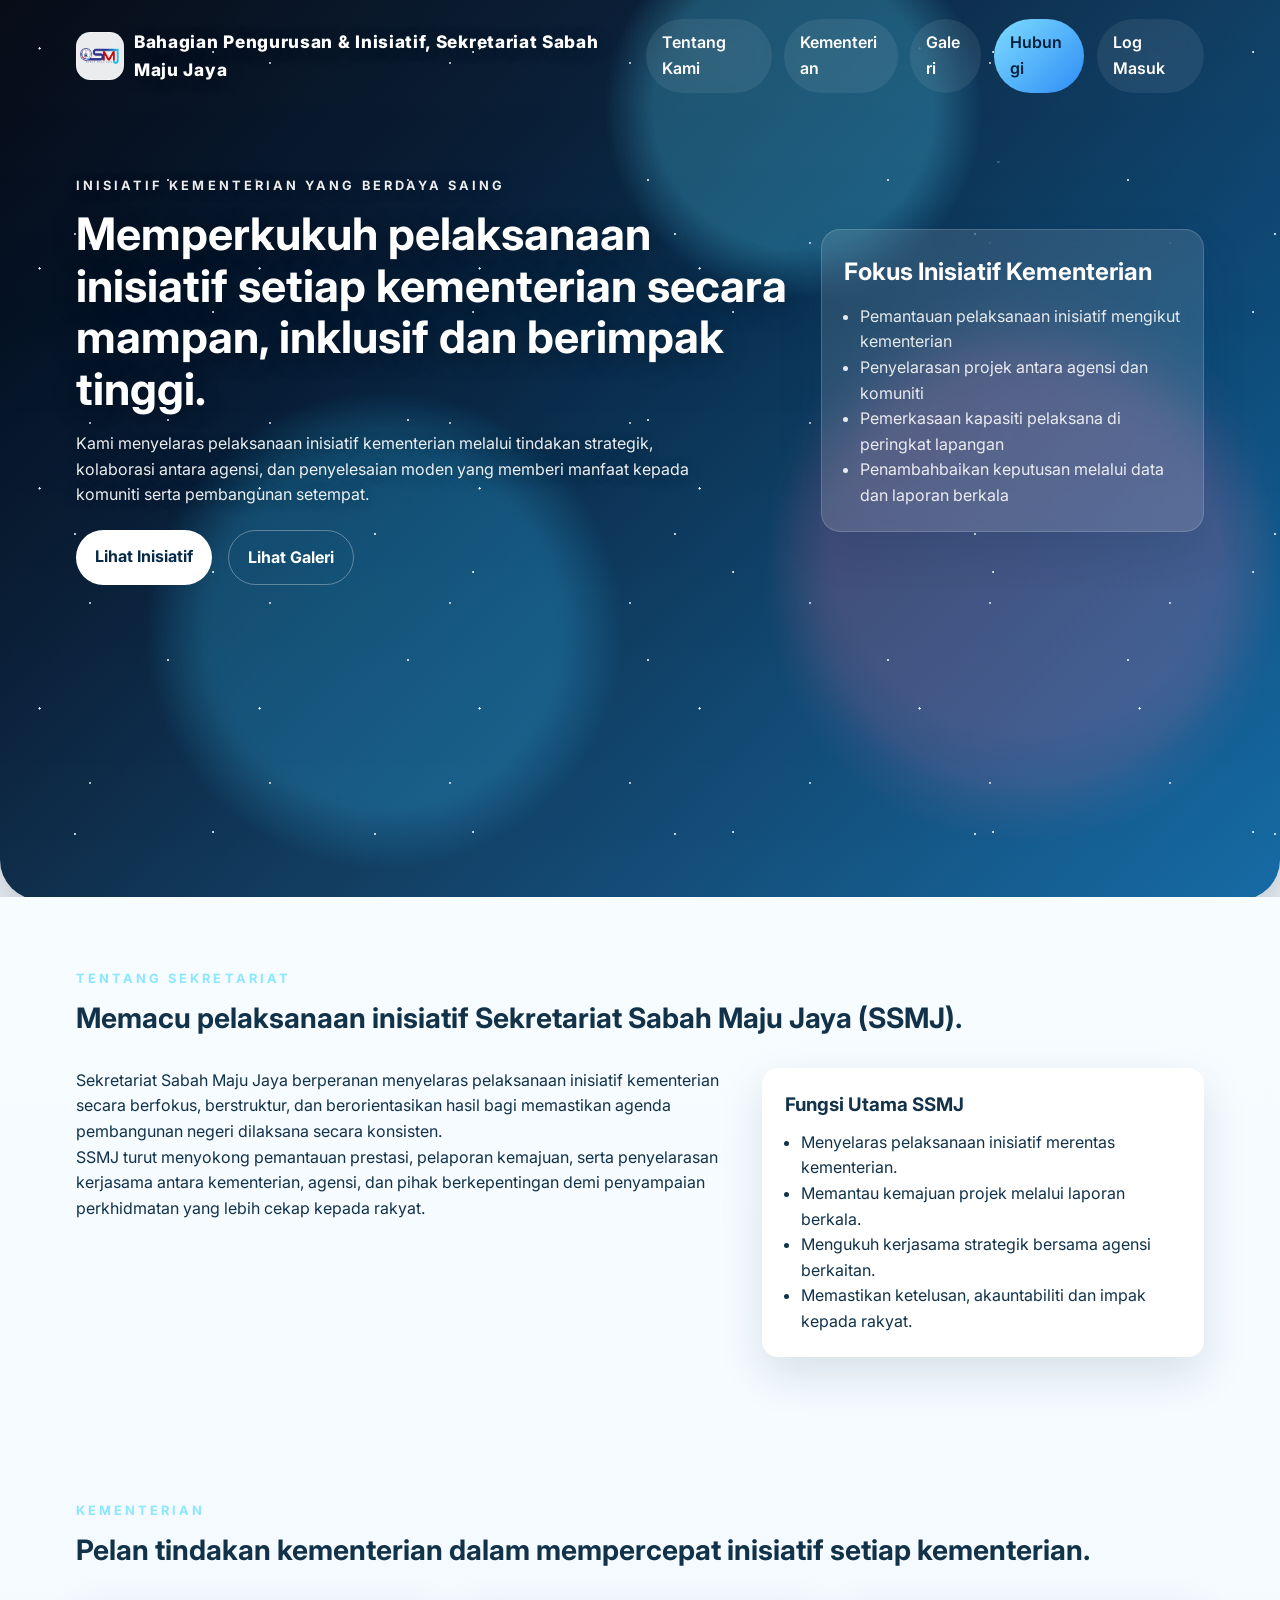
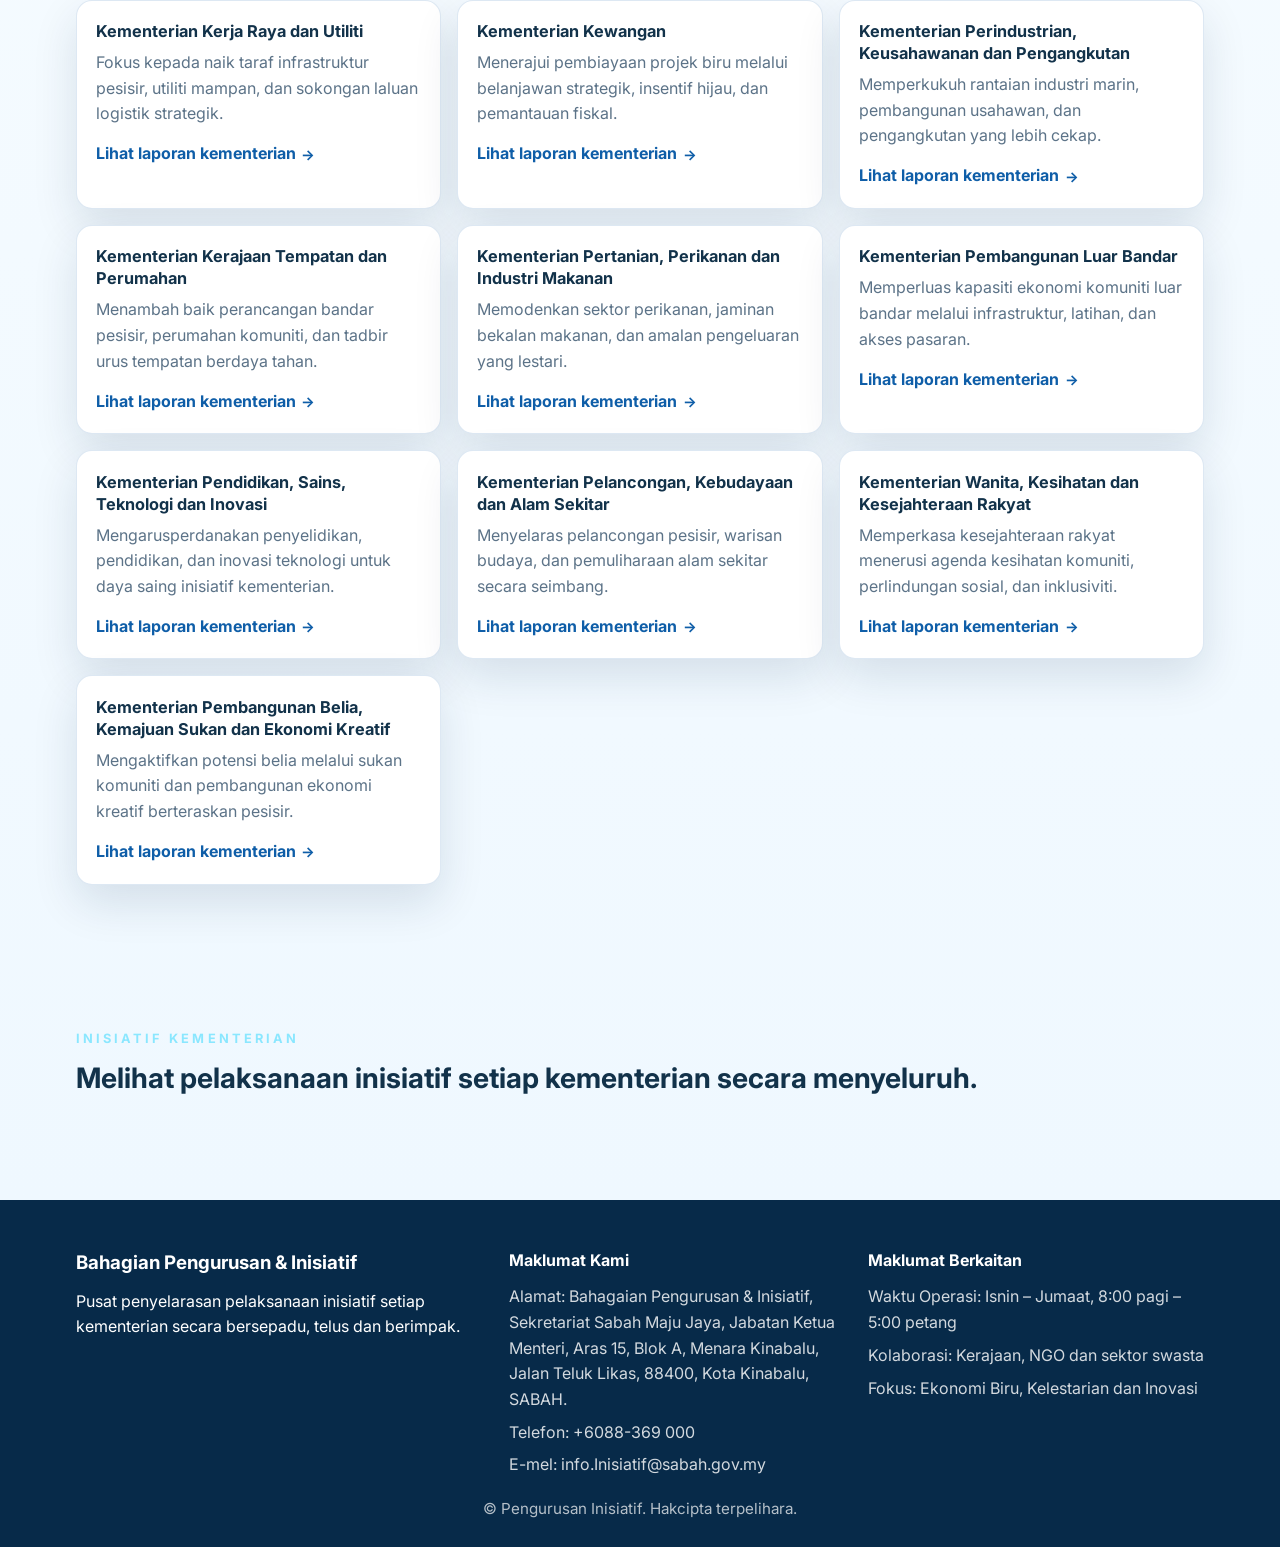
<file: index.html>
<!DOCTYPE html>
<html lang="ms">
  <head>
    <meta charset="UTF-8" />
    <meta name="viewport" content="width=device-width, initial-scale=1.0" />
    <meta name="description" content="Pengurusan Inisiatif - Inisiatif kelestarian laut, inisiatif setiap kementerian, dan pembangunan komuniti pesisir yang progresif." />
    <title>Pengurusan Inisiatif</title>
    <link rel="preconnect" href="https://fonts.googleapis.com" />
    <link rel="preconnect" href="https://fonts.gstatic.com" crossorigin />
    <link href="https://fonts.googleapis.com/css2?family=Inter:wght@400;500;600;700;800&display=swap" rel="stylesheet" />
    <link rel="icon" href="assets/LOGO%20SMJ.jpg" type="image/jpeg" />
    <link rel="stylesheet" href="styles.css?v=20260819j" />
  </head>
  <body class="index-page">
    <header class="hero">
      <nav class="navbar container">
        <a href="#home" class="brand">
          <span class="brand-mark" aria-hidden="true"><img src="assets/LOGO%20SMJ.jpg" alt="" class="brand-logo" /></span>
          <span>Bahagian Pengurusan &amp; Inisiatif, Sekretariat Sabah Maju Jaya</span>
        </a>
        <button class="menu-toggle" aria-label="Toggle navigation">☰</button>
        <div class="nav-links">
          <a class="nav-link" href="#about">Tentang Kami</a>
          <div class="nav-dropdown">
            <a class="nav-link nav-link-dropdown" href="#initiatives">Kementerian</a>
            <div class="dropdown-menu">
              <a href="public-ministry.html?dept=kerja-raya">Kementerian Kerja Raya dan Utiliti</a>
              <a href="public-ministry.html?dept=kewangan">Kementerian Kewangan</a>
              <a href="public-ministry.html?dept=perindustrian">Kementerian Perindustrian, Keusahawanan dan Pengangkutan</a>
              <a href="public-ministry.html?dept=tempatan">Kementerian Kerajaan Tempatan dan Perumahan</a>
              <a href="public-ministry.html?dept=pertanian">Kementerian Pertanian, Perikanan dan Industri Makanan</a>
              <a href="public-ministry.html?dept=luar-bandar">Kementerian Pembangunan Luar Bandar</a>
              <a href="public-ministry.html?dept=pendidikan">Kementerian Pendidikan, Sains, Teknologi dan Inovasi</a>
              <a href="public-ministry.html?dept=pelancongan">Kementerian Pelancongan, Kebudayaan dan Alam Sekitar</a>
              <a href="public-ministry.html?dept=wanita">Kementerian Wanita, Kesihatan dan Kesejahteraan Rakyat</a>
              <a href="public-ministry.html?dept=belia">Kementerian Pembangunan Belia, Kemajuan Sukan dan Ekonomi Kreatif</a>
            </div>
          </div>
          <a class="nav-link" href="#gallery">Galeri</a>
          <a class="nav-link nav-link-cta" href="#contact">Hubungi</a>
          <a class="nav-link" href="login.html">Log Masuk</a>
        </div>
      </nav>

      <div class="hero-content container" id="home">
        <div class="hero-copy">
          <p class="eyebrow">Inisiatif Kementerian yang Berdaya Saing</p>
          <h1>Memperkukuh pelaksanaan inisiatif setiap kementerian secara mampan, inklusif dan berimpak tinggi.</h1>
          <p>Kami menyelaras pelaksanaan inisiatif kementerian melalui tindakan strategik, kolaborasi antara agensi, dan penyelesaian moden yang memberi manfaat kepada komuniti serta pembangunan setempat.</p>
          <div class="hero-actions"><a href="#initiatives" class="btn btn-primary">Lihat Inisiatif</a><a href="#gallery" class="btn btn-secondary">Lihat Galeri</a></div>
        </div>
        <div class="hero-card">
          <h2>Fokus Inisiatif Kementerian</h2>
          <ul><li>Pemantauan pelaksanaan inisiatif mengikut kementerian</li><li>Penyelarasan projek antara agensi dan komuniti</li><li>Pemerkasaan kapasiti pelaksana di peringkat lapangan</li><li>Penambahbaikan keputusan melalui data dan laporan berkala</li></ul>
        </div>
      </div>
    </header>

    <main>
      <section class="about section container" id="about">
        <div class="section-heading"><p class="eyebrow">Tentang Sekretariat</p><h2>Memacu pelaksanaan inisiatif Sekretariat Sabah Maju Jaya (SSMJ).</h2></div>
        <div class="about-grid">
          <div><p>Sekretariat Sabah Maju Jaya berperanan menyelaras pelaksanaan inisiatif kementerian secara berfokus, berstruktur, dan berorientasikan hasil bagi memastikan agenda pembangunan negeri dilaksana secara konsisten.</p><p>SSMJ turut menyokong pemantauan prestasi, pelaporan kemajuan, serta penyelarasan kerjasama antara kementerian, agensi, dan pihak berkepentingan demi penyampaian perkhidmatan yang lebih cekap kepada rakyat.</p></div>
          <div class="info-box"><h3>Fungsi Utama SSMJ</h3><ul><li>Menyelaras pelaksanaan inisiatif merentas kementerian.</li><li>Memantau kemajuan projek melalui laporan berkala.</li><li>Mengukuh kerjasama strategik bersama agensi berkaitan.</li><li>Memastikan ketelusan, akauntabiliti dan impak kepada rakyat.</li></ul></div>
        </div>
      </section>

      <section class="initiatives section container" id="initiatives">
        <div class="section-heading"><p class="eyebrow">Kementerian</p><h2>Pelan tindakan kementerian dalam mempercepat inisiatif setiap kementerian.</h2></div>
        <div class="cards-grid">
          <article class="card ministry-card"><h3>Kementerian Kerja Raya dan Utiliti</h3><p>Fokus kepada naik taraf infrastruktur pesisir, utiliti mampan, dan sokongan laluan logistik strategik.</p><a class="ministry-link" href="public-ministry.html?dept=kerja-raya">Lihat laporan kementerian</a></article>
          <article class="card ministry-card"><h3>Kementerian Kewangan</h3><p>Menerajui pembiayaan projek biru melalui belanjawan strategik, insentif hijau, dan pemantauan fiskal.</p><a class="ministry-link" href="public-ministry.html?dept=kewangan">Lihat laporan kementerian</a></article>
          <article class="card ministry-card"><h3>Kementerian Perindustrian, Keusahawanan dan Pengangkutan</h3><p>Memperkukuh rantaian industri marin, pembangunan usahawan, dan pengangkutan yang lebih cekap.</p><a class="ministry-link" href="public-ministry.html?dept=perindustrian">Lihat laporan kementerian</a></article>
          <article class="card ministry-card"><h3>Kementerian Kerajaan Tempatan dan Perumahan</h3><p>Menambah baik perancangan bandar pesisir, perumahan komuniti, dan tadbir urus tempatan berdaya tahan.</p><a class="ministry-link" href="public-ministry.html?dept=tempatan">Lihat laporan kementerian</a></article>
          <article class="card ministry-card"><h3>Kementerian Pertanian, Perikanan dan Industri Makanan</h3><p>Memodenkan sektor perikanan, jaminan bekalan makanan, dan amalan pengeluaran yang lestari.</p><a class="ministry-link" href="public-ministry.html?dept=pertanian">Lihat laporan kementerian</a></article>
          <article class="card ministry-card"><h3>Kementerian Pembangunan Luar Bandar</h3><p>Memperluas kapasiti ekonomi komuniti luar bandar melalui infrastruktur, latihan, dan akses pasaran.</p><a class="ministry-link" href="public-ministry.html?dept=luar-bandar">Lihat laporan kementerian</a></article>
          <article class="card ministry-card"><h3>Kementerian Pendidikan, Sains, Teknologi dan Inovasi</h3><p>Mengarusperdanakan penyelidikan, pendidikan, dan inovasi teknologi untuk daya saing inisiatif kementerian.</p><a class="ministry-link" href="public-ministry.html?dept=pendidikan">Lihat laporan kementerian</a></article>
          <article class="card ministry-card"><h3>Kementerian Pelancongan, Kebudayaan dan Alam Sekitar</h3><p>Menyelaras pelancongan pesisir, warisan budaya, dan pemuliharaan alam sekitar secara seimbang.</p><a class="ministry-link" href="public-ministry.html?dept=pelancongan">Lihat laporan kementerian</a></article>
          <article class="card ministry-card"><h3>Kementerian Wanita, Kesihatan dan Kesejahteraan Rakyat</h3><p>Memperkasa kesejahteraan rakyat menerusi agenda kesihatan komuniti, perlindungan sosial, dan inklusiviti.</p><a class="ministry-link" href="public-ministry.html?dept=wanita">Lihat laporan kementerian</a></article>
          <article class="card ministry-card"><h3>Kementerian Pembangunan Belia, Kemajuan Sukan dan Ekonomi Kreatif</h3><p>Mengaktifkan potensi belia melalui sukan komuniti dan pembangunan ekonomi kreatif berteraskan pesisir.</p><a class="ministry-link" href="public-ministry.html?dept=belia">Lihat laporan kementerian</a></article>
        </div>
      </section>

      <section class="gallery section container" id="gallery"><div class="section-heading"><p class="eyebrow">Inisiatif Kementerian</p><h2>Melihat pelaksanaan inisiatif setiap kementerian secara menyeluruh.</h2></div><div class="gallery-grid" aria-live="polite"></div></section>
    </main>

    <footer class="footer" id="contact"><div class="container footer-grid"><div><h3>Bahagian Pengurusan &amp; Inisiatif</h3><p>Pusat penyelarasan pelaksanaan inisiatif setiap kementerian secara bersepadu, telus dan berimpak.</p></div><div><h4>Maklumat Kami</h4><ul><li>Alamat: Bahagaian Pengurusan &amp; Inisiatif, Sekretariat Sabah Maju Jaya, Jabatan Ketua Menteri, Aras 15, Blok A, Menara Kinabalu, Jalan Teluk Likas, 88400, Kota Kinabalu, SABAH.</li><li>Telefon: +6088-369 000</li><li>E-mel: info.Inisiatif@sabah.gov.my</li></ul></div><div><h4>Maklumat Berkaitan</h4><ul><li>Waktu Operasi: Isnin – Jumaat, 8:00 pagi – 5:00 petang</li><li>Kolaborasi: Kerajaan, NGO dan sektor swasta</li><li>Fokus: Ekonomi Biru, Kelestarian dan Inovasi</li></ul></div></div><div class="footer-bottom"><p>© <span id="year"></span> Pengurusan Inisiatif. Hakcipta terpelihara.</p></div></footer>
    <script src="script.js?v=20260819h"></script>
  </body>
</html>
</file>
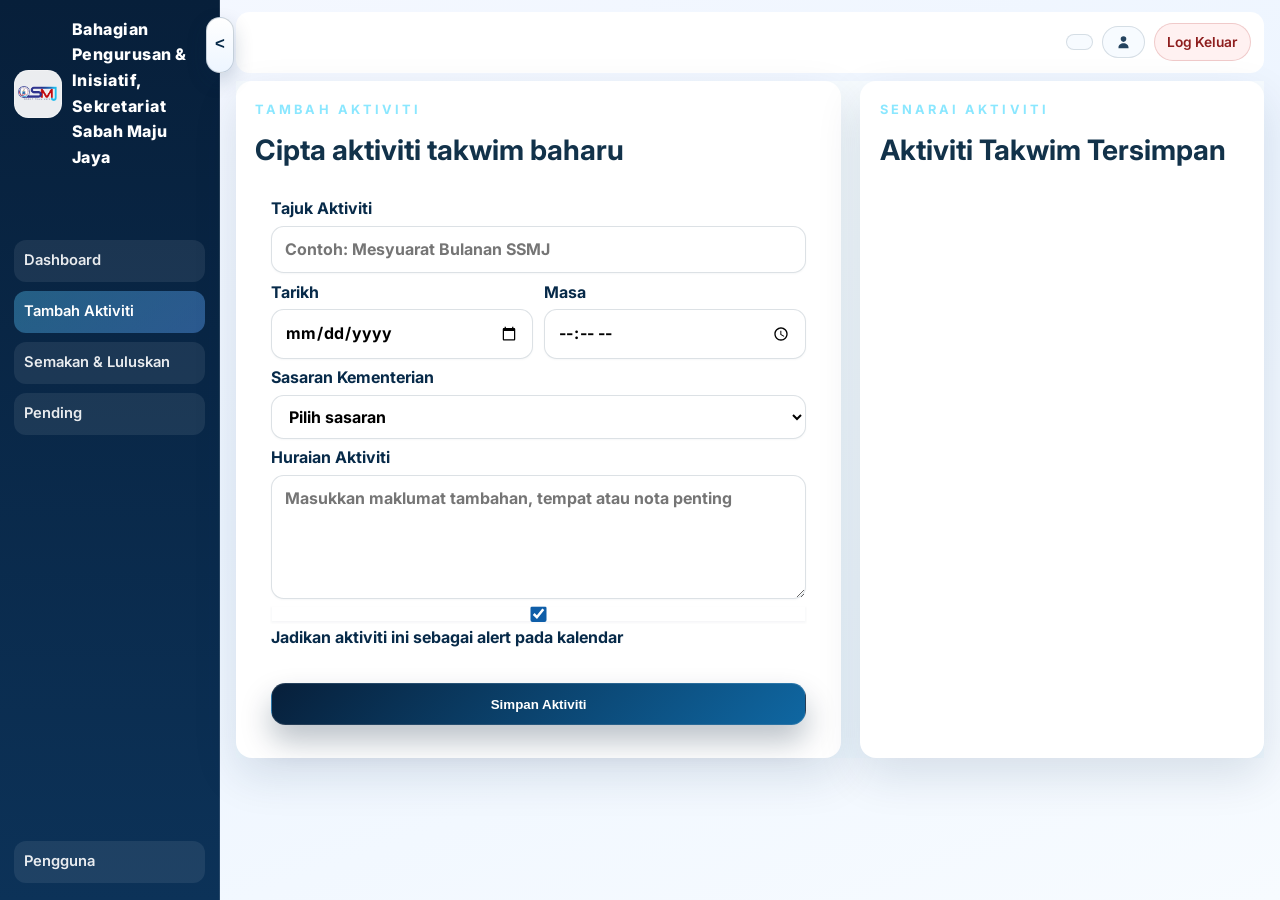
<file: admin-aktiviti.html>
<!DOCTYPE html>
<html lang="ms">
  <head>
    <meta charset="UTF-8" />
    <meta name="viewport" content="width=device-width, initial-scale=1.0" />
    <title>Tambah Aktiviti Takwim | Blue Economic Agency</title>
    <link rel="preconnect" href="https://fonts.googleapis.com" />
    <link rel="preconnect" href="https://fonts.gstatic.com" crossorigin />
    <link href="https://fonts.googleapis.com/css2?family=Inter:wght@400;500;600;700;800&display=swap" rel="stylesheet" />
    <link rel="icon" href="assets/LOGO%20SMJ.jpg" type="image/jpeg" />
    <link rel="stylesheet" href="styles.css?v=20260819j" />
  </head>
  <body data-page="dashboard-admin-activity" class="dashboard-admin-page is-ssmj-admin">
    <div class="admin-shell">
      <aside class="admin-sidebar">
        <div class="admin-sidebar-top">
          <a href="admin-dashboard.html?dept=ssmj" class="admin-brand">
            <span class="brand-mark" aria-hidden="true"><img src="assets/LOGO%20SMJ.jpg" alt="" class="brand-logo" /></span>
            <span>Bahagian Pengurusan &amp; Inisiatif, Sekretariat Sabah Maju Jaya</span>
          </a>

          <nav class="admin-menu" aria-label="Navigasi admin">
            <a class="admin-menu-link" href="admin-dashboard.html?dept=ssmj">Dashboard</a>
            <a class="admin-menu-link is-active" href="admin-aktiviti.html">Tambah Aktiviti</a>
            <a class="admin-menu-link" href="admin-semakan.html">Semakan &amp; Luluskan</a>
            <a class="admin-menu-link" href="admin-pending.html">Pending</a>
          </nav>
        </div>

        <div class="admin-sidebar-footer">
          <a class="admin-menu-link admin-user-link" href="admin-pengguna.html">Pengguna</a>
        </div>
      </aside>

      <button
        type="button"
        id="sidebar-toggle-button"
        class="sidebar-toggle-handle"
        aria-expanded="true"
        aria-controls="admin-sidebar"
        aria-label="Tutup panel sisi"
        title="Tutup panel sisi"
      >
        <span aria-hidden="true">&lt;</span>
      </button>

      <div class="admin-main">
        <header class="admin-topbar">
          <div class="admin-topbar-actions">
            <p id="topbar-time" class="topbar-chip"></p>
            <p id="topbar-user" class="topbar-chip"></p>
            <a id="logout-link" class="topbar-chip topbar-button topbar-danger" href="login.html">Log Keluar</a>
          </div>
        </header>

        <main class="admin-content activity-management-layout">
          <div class="admin-layout activity-management-grid">
            <article class="card admin-form-card">
              <div class="section-heading admin-heading">
                <p class="eyebrow">Tambah Aktiviti</p>
                <h2>Cipta aktiviti takwim baharu</h2>
              </div>

              <form id="activity-form" class="login-form admin-form activity-form">
                <label>
                  Tajuk Aktiviti
                  <input id="activity-title" type="text" placeholder="Contoh: Mesyuarat Bulanan SSMJ" required />
                </label>

                <div class="form-grid">
                  <label>
                    Tarikh
                    <input id="activity-date" type="date" required />
                  </label>
                  <label>
                    Masa
                    <input id="activity-time" type="time" />
                  </label>
                </div>

                <label>
                  Sasaran Kementerian
                  <select id="activity-department" required>
                    <option value="" selected disabled>Pilih sasaran</option>
                    <option value="all">Semua Kementerian</option>
                    <option value="ssmj">Sekretariat Sabah Maju Jaya</option>
                    <option value="kerja-raya">Kementerian Kerja Raya dan Utiliti</option>
                    <option value="kewangan">Kementerian Kewangan</option>
                    <option value="perindustrian">Kementerian Perindustrian, Keusahawanan dan Pengangkutan</option>
                    <option value="tempatan">Kementerian Kerajaan Tempatan dan Perumahan</option>
                    <option value="pertanian">Kementerian Pertanian, Perikanan dan Industri Makanan</option>
                    <option value="luar-bandar">Kementerian Pembangunan Luar Bandar</option>
                    <option value="pendidikan">Kementerian Pendidikan, Sains, Teknologi dan Inovasi</option>
                    <option value="pelancongan">Kementerian Pelancongan, Kebudayaan dan Alam Sekitar</option>
                    <option value="wanita">Kementerian Wanita, Kesihatan dan Kesejahteraan Rakyat</option>
                    <option value="belia">Kementerian Pembangunan Belia, Kemajuan Sukan dan Ekonomi Kreatif</option>
                  </select>
                </label>

                <label>
                  Huraian Aktiviti
                  <textarea id="activity-description" rows="4" placeholder="Masukkan maklumat tambahan, tempat atau nota penting"></textarea>
                </label>

                <label class="activity-alert-toggle">
                  <input id="activity-alert-input" type="checkbox" checked />
                  Jadikan aktiviti ini sebagai alert pada kalendar
                </label>

                <p id="activity-feedback" class="form-feedback form-feedback-dark" aria-live="polite"></p>

                <button type="submit" class="btn btn-primary">Simpan Aktiviti</button>
              </form>
            </article>

            <article class="card admin-form-card">
              <div class="section-heading admin-heading">
                <p class="eyebrow">Senarai Aktiviti</p>
                <h2>Aktiviti Takwim Tersimpan</h2>
              </div>
              <div id="activity-management-list" class="pending-approvals-list"></div>
            </article>
          </div>
        </main>
      </div>
    </div>

    <script src="script.js?v=20260819h"></script>
  </body>
</html>
</file>
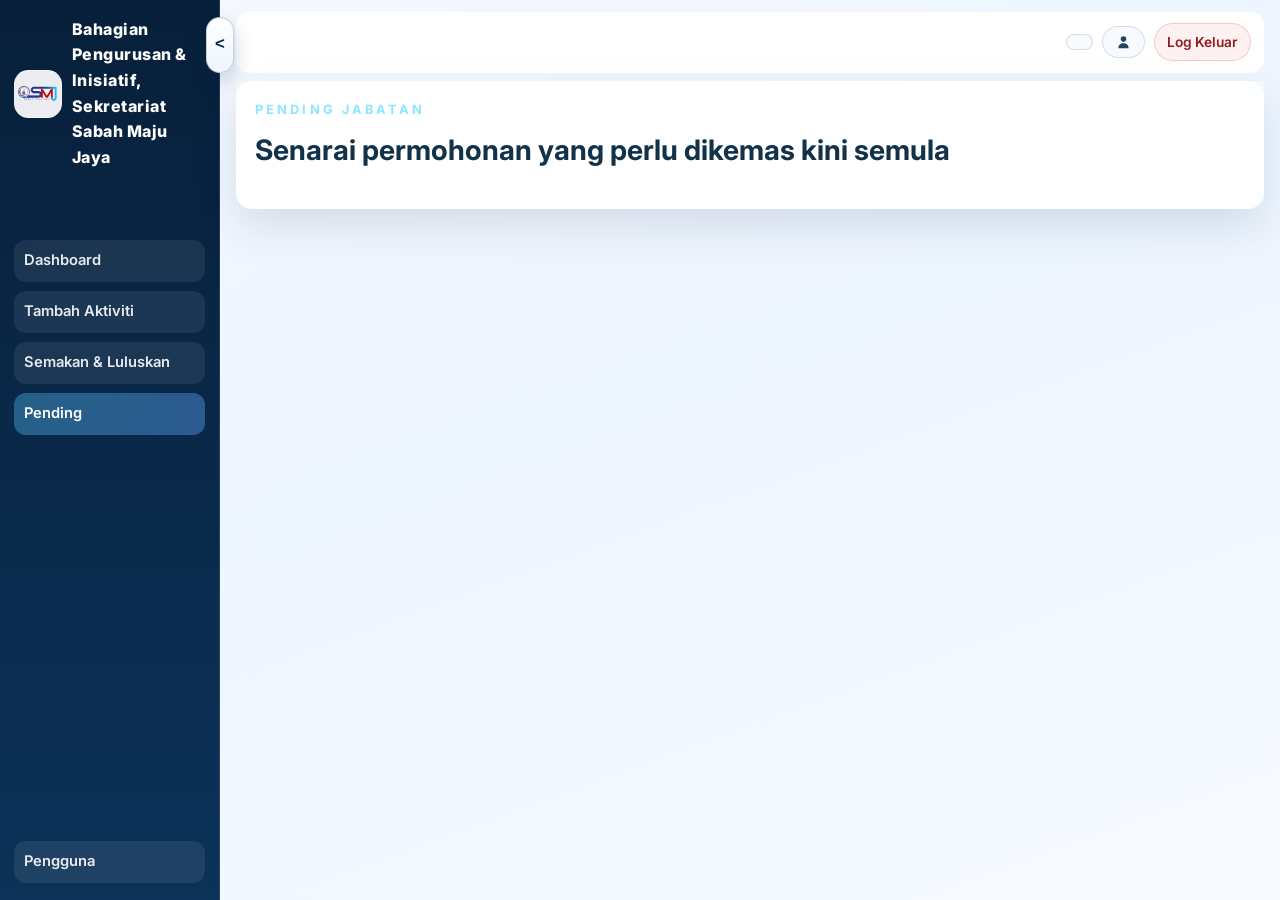
<file: admin-pending.html>
<!DOCTYPE html>
<html lang="ms">
  <head>
    <meta charset="UTF-8" />
    <meta name="viewport" content="width=device-width, initial-scale=1.0" />
    <title>Pending Kemaskini Jabatan | Blue Economic Agency</title>
    <link rel="preconnect" href="https://fonts.googleapis.com" />
    <link rel="preconnect" href="https://fonts.gstatic.com" crossorigin />
    <link href="https://fonts.googleapis.com/css2?family=Inter:wght@400;500;600;700;800&display=swap" rel="stylesheet" />
    <link rel="icon" href="assets/LOGO%20SMJ.jpg" type="image/jpeg" />
    <link rel="stylesheet" href="styles.css?v=20260819j" />
  </head>
  <body data-page="dashboard-admin-pending" class="dashboard-admin-page is-ssmj-admin">
    <div class="admin-shell">
      <aside class="admin-sidebar">
        <div class="admin-sidebar-top">
          <a href="admin-dashboard.html?dept=ssmj" class="admin-brand">
            <span class="brand-mark" aria-hidden="true"><img src="assets/LOGO%20SMJ.jpg" alt="" class="brand-logo" /></span>
            <span>Bahagian Pengurusan &amp; Inisiatif, Sekretariat Sabah Maju Jaya</span>
          </a>

          <nav class="admin-menu" aria-label="Navigasi admin">
            <a class="admin-menu-link" href="admin-dashboard.html?dept=ssmj">Dashboard</a>
            <a class="admin-menu-link admin-activity-link" href="admin-aktiviti.html">Tambah Aktiviti</a>
            <a class="admin-menu-link" href="admin-semakan.html">Semakan &amp; Luluskan</a>
            <a class="admin-menu-link is-active" href="admin-pending.html">Pending</a>
          </nav>
        </div>

        <div class="admin-sidebar-footer">
          <a class="admin-menu-link admin-user-link" href="admin-pengguna.html">Pengguna</a>
        </div>
      </aside>

      <button
        type="button"
        id="sidebar-toggle-button"
        class="sidebar-toggle-handle"
        aria-expanded="true"
        aria-controls="admin-sidebar"
        aria-label="Tutup panel sisi"
        title="Tutup panel sisi"
      >
        <span aria-hidden="true">&lt;</span>
      </button>

      <div class="admin-main">
        <header class="admin-topbar">
          <div class="admin-topbar-actions">
            <p id="topbar-time" class="topbar-chip"></p>
            <p id="topbar-user" class="topbar-chip"></p>
            <a id="logout-link" class="topbar-chip topbar-button topbar-danger" href="login.html">Log Keluar</a>
          </div>
        </header>

        <main class="admin-content">
          <article class="card admin-form-card">
            <div class="section-heading admin-heading">
              <p class="eyebrow">Pending Jabatan</p>
              <h2>Senarai permohonan yang perlu dikemas kini semula</h2>
            </div>

            <div id="pending-followups-list" class="pending-approvals-list"></div>
          </article>
        </main>
      </div>
    </div>

    <script src="script.js?v=20260819h"></script>
  </body>
</html>
</file>
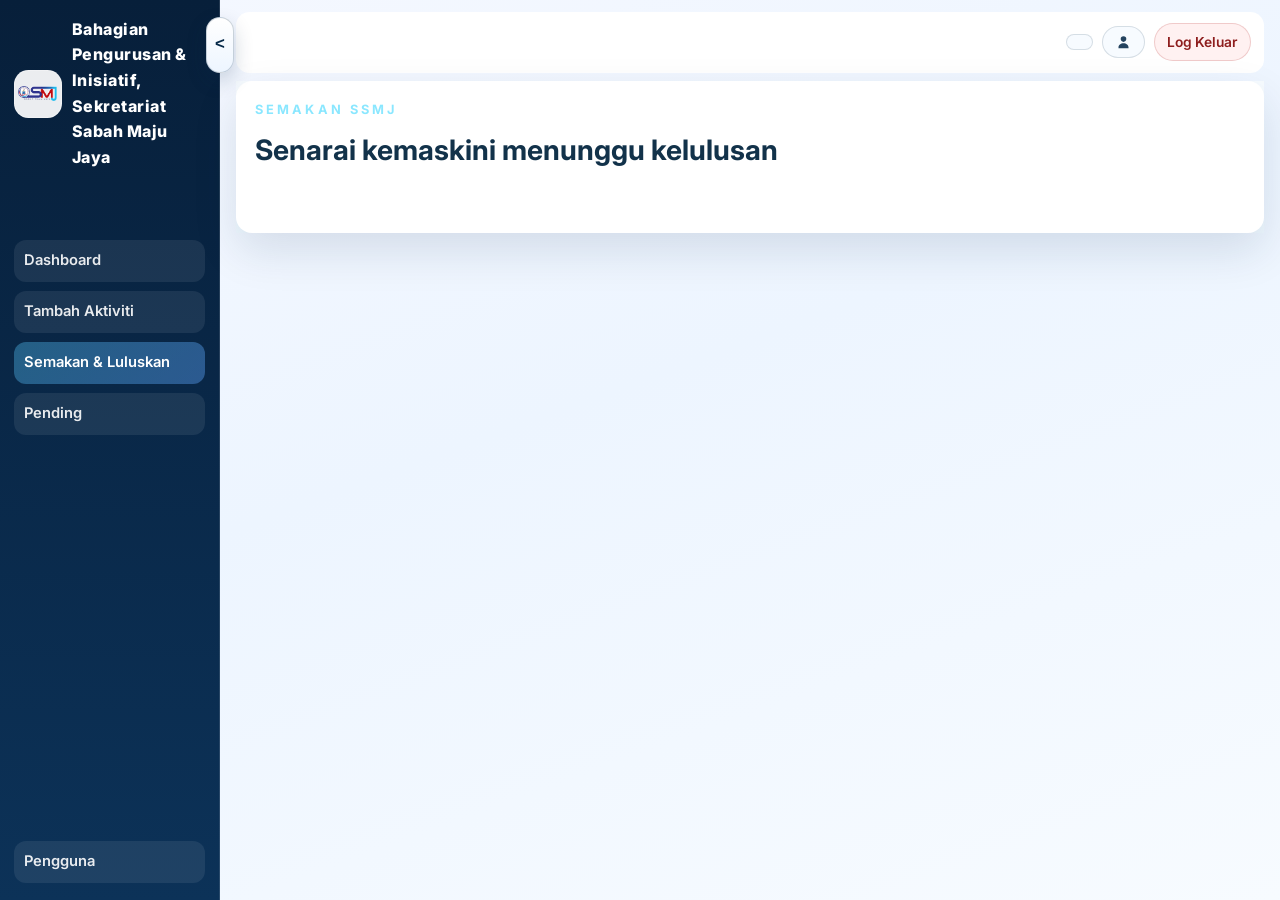
<file: admin-semakan.html>
<!DOCTYPE html>
<html lang="ms">
  <head>
    <meta charset="UTF-8" />
    <meta name="viewport" content="width=device-width, initial-scale=1.0" />
    <title>Semakan &amp; Luluskan | Blue Economic Agency</title>
    <link rel="preconnect" href="https://fonts.googleapis.com" />
    <link rel="preconnect" href="https://fonts.gstatic.com" crossorigin />
    <link href="https://fonts.googleapis.com/css2?family=Inter:wght@400;500;600;700;800&display=swap" rel="stylesheet" />
    <link rel="icon" href="assets/LOGO%20SMJ.jpg" type="image/jpeg" />
    <link rel="stylesheet" href="styles.css?v=20260819j" />
  </head>
  <body data-page="dashboard-admin-review" class="dashboard-admin-page is-ssmj-admin">
    <div class="admin-shell">
      <aside class="admin-sidebar">
        <div class="admin-sidebar-top">
          <a href="admin-dashboard.html?dept=ssmj" class="admin-brand">
            <span class="brand-mark" aria-hidden="true"><img src="assets/LOGO%20SMJ.jpg" alt="" class="brand-logo" /></span>
            <span>Bahagian Pengurusan &amp; Inisiatif, Sekretariat Sabah Maju Jaya</span>
          </a>

          <nav class="admin-menu" aria-label="Navigasi admin">
            <a class="admin-menu-link" href="admin-dashboard.html?dept=ssmj">Dashboard</a>
            <a class="admin-menu-link admin-activity-link" href="admin-aktiviti.html">Tambah Aktiviti</a>
            <a class="admin-menu-link is-active" href="admin-semakan.html">Semakan &amp; Luluskan</a>
            <a class="admin-menu-link" href="admin-pending.html">Pending</a>
          </nav>
        </div>

        <div class="admin-sidebar-footer">
          <a class="admin-menu-link admin-user-link" href="admin-pengguna.html">Pengguna</a>
        </div>
      </aside>

      <button
        type="button"
        id="sidebar-toggle-button"
        class="sidebar-toggle-handle"
        aria-expanded="true"
        aria-controls="admin-sidebar"
        aria-label="Tutup panel sisi"
        title="Tutup panel sisi"
      >
        <span aria-hidden="true">&lt;</span>
      </button>

      <div class="admin-main">
        <header class="admin-topbar">
          <div class="admin-topbar-actions">
            <p id="topbar-time" class="topbar-chip"></p>
            <p id="topbar-user" class="topbar-chip"></p>
            <a id="logout-link" class="topbar-chip topbar-button topbar-danger" href="login.html">Log Keluar</a>
          </div>
        </header>

        <main class="admin-content">
          <article class="card admin-form-card">
            <div class="section-heading admin-heading">
              <p class="eyebrow">Semakan SSMJ</p>
              <h2>Senarai kemaskini menunggu kelulusan</h2>
            </div>

            <p id="approval-feedback" class="form-feedback form-feedback-dark" aria-live="polite"></p>
            <div id="pending-approvals-list" class="pending-approvals-list"></div>
          </article>
        </main>
      </div>
    </div>

    <script src="script.js?v=20260819h"></script>
  </body>
</html>
</file>
<file: styles.css>
:root {
  --navy: #072a49;
  --blue: #0f5ea8;
  --sky: #4db6e6;
  --light: #f4f9ff;
  --text: #12324a;
  --muted: #5c7388;
  --shadow: 0 18px 45px rgba(7, 42, 73, 0.12);
}

* {
  box-sizing: border-box;
  margin: 0;
  padding: 0;
}

html {
  scroll-behavior: smooth;
}

body {
  font-family: 'Inter', sans-serif;
  color: var(--text);
  background: linear-gradient(180deg, #f6fbff 0%, #eaf6ff 100%);
  line-height: 1.6;
  overflow-x: hidden;
}

img {
  display: block;
  width: 100%;
  height: auto;
}

a {
  color: inherit;
  text-decoration: none;
}

.container {
  width: min(1120px, calc(100% - 2rem));
  margin: 0 auto;
}

.index-page {
  --index-gutter: 2cm;
}

.index-page .container {
  width: calc(100% - (var(--index-gutter) * 2));
  max-width: none;
}

.index-page h1,
.index-page h2,
.index-page h3,
.index-page p,
.index-page a,
.index-page span {
  overflow-wrap: anywhere;
}

.hero {
  position: relative;
  overflow: visible;
  color: white;
  min-height: 100vh;
  background:
    radial-gradient(circle at 20% 20%, rgba(255, 255, 255, 0.24) 0 1.3px, transparent 1.7px),
    radial-gradient(circle at 78% 18%, rgba(255, 255, 255, 0.2) 0 1.1px, transparent 1.4px),
    radial-gradient(circle at 30% 70%, rgba(84, 214, 255, 0.15) 0 180px, transparent 240px),
    radial-gradient(circle at 80% 65%, rgba(255, 115, 168, 0.12) 0 200px, transparent 260px),
    linear-gradient(135deg, #020712 0%, #061b34 30%, #0c3d64 60%, #0f67a2 100%);
  border-bottom-left-radius: 2.5rem;
  border-bottom-right-radius: 2.5rem;
  box-shadow: 0 22px 60px rgba(2, 10, 23, 0.28);
}

.hero::before,
.hero::after {
  content: "";
  position: absolute;
  inset: 0;
  pointer-events: none;
}

.hero::before {
  background:
    radial-gradient(circle at 18% 22%, rgba(255,255,255,0.92) 0 1px, transparent 1.3px),
    radial-gradient(circle at 82% 20%, rgba(255,255,255,0.88) 0 0.8px, transparent 1.1px),
    radial-gradient(circle at 50% 35%, rgba(255,255,255,0.7) 0 1px, transparent 1.2px),
    radial-gradient(circle at 70% 75%, rgba(255,255,255,0.8) 0 1px, transparent 1.25px),
    radial-gradient(circle at 25% 78%, rgba(255,255,255,0.78) 0 1px, transparent 1.2px),
    radial-gradient(circle at 62% 12%, rgba(79, 219, 255, 0.28) 0 140px, transparent 190px),
    radial-gradient(circle at 30% 70%, rgba(0, 176, 255, 0.12) 0 170px, transparent 240px),
    radial-gradient(circle at 80% 60%, rgba(255, 120, 177, 0.1) 0 190px, transparent 260px);
  background-size: 220px 220px, 260px 260px, 180px 180px, 240px 240px, 300px 300px, auto, auto, auto;
  animation: drift 18s ease-in-out infinite alternate;
  opacity: 0.95;
}

.hero::after {
  background:
    linear-gradient(180deg, rgba(255,255,255,0.04) 0%, transparent 35%, rgba(255,255,255,0.06) 100%);
  mix-blend-mode: screen;
  opacity: 0.45;
}

.navbar {
  display: flex;
  align-items: center;
  justify-content: space-between;
  padding: 1.2rem 0;
  position: relative;
  z-index: 1000;
}

.brand {
  display: inline-flex;
  align-items: center;
  gap: 0.65rem;
  font-weight: 800;
  font-size: 1.08rem;
  letter-spacing: 0.04em;
  text-shadow: 0 2px 18px rgba(0, 0, 0, 0.3);
}

.brand-mark {
  display: inline-grid;
  place-items: center;
  width: 3rem;
  height: 3rem;
  padding: 0.22rem;
  border-radius: 0.9rem;
  overflow: hidden;
  background: rgba(255,255,255,0.92);
  border: 1px solid rgba(255,255,255,0.3);
  flex: 0 0 auto;
}

.brand-logo {
  width: 100%;
  height: 100%;
  object-fit: contain;
}

.nav-links {
  display: flex;
  gap: 0.8rem;
  font-weight: 600;
  align-items: center;
  position: relative;
  z-index: 2;
}

.nav-link {
  display: inline-flex;
  align-items: center;
  justify-content: center;
  padding: 0.7rem 1rem;
  border-radius: 999px;
  border: 0;
  outline: 0;
  background: rgba(255, 255, 255, 0.08);
  backdrop-filter: blur(10px);
  box-shadow: none;
  text-decoration: none;
  transition: transform 180ms ease, background 180ms ease, box-shadow 180ms ease;
}

.nav-link:hover {
  transform: translateY(-2px);
  background: rgba(255, 255, 255, 0.18);
  box-shadow: none;
}

.nav-dropdown {
  position: relative;
  z-index: 999999;
  isolation: isolate;
}

.nav-link-dropdown {
  cursor: pointer;
}

.dropdown-menu {
  position: fixed;
  min-width: min(420px, calc(100vw - 24px));
  max-width: min(420px, calc(100vw - 24px));
  padding: 0.8rem;
  display: none;
  flex-direction: column;
  gap: 0.5rem;
  border: 0;
  outline: 0;
  border-radius: 0.95rem;
  background: rgba(255, 255, 255, 0.97);
  box-shadow: 0 16px 36px rgba(2, 10, 23, 0.16);
  z-index: 999999;
  transform: translateZ(0);
  pointer-events: auto;
  overflow: visible;
  max-height: none;
}

.dropdown-menu a {
  color: var(--navy);
  padding: 0.8rem 0.95rem;
  border: 0;
  outline: 0;
  border-radius: 0.7rem;
  font-size: 0.95rem;
  line-height: 1.45;
  transition: background 180ms ease, color 180ms ease;
  white-space: normal;
  background: transparent;
  box-shadow: none;
  text-decoration: none;
  display: block;
  overflow: visible;
}

.dropdown-menu a:hover,
.dropdown-menu a:focus,
.dropdown-menu a:focus-visible,
.dropdown-menu a:active {
  background: rgba(14, 103, 162, 0.08);
  color: var(--blue);
  border: 0;
  outline: 0;
  box-shadow: none;
}

.nav-dropdown:hover .dropdown-menu,
.nav-dropdown.is-open .dropdown-menu {
  display: flex;
}

.nav-link-cta {
  background: linear-gradient(135deg, #7edcff, #2e8df6);
  color: #03203a;
  border-color: transparent;
}

.menu-toggle {
  display: none;
  background: transparent;
  border: 0;
  color: white;
  font-size: 1.4rem;
  cursor: pointer;
}

.hero-content {
  position: relative;
  z-index: 1;
  display: grid;
  grid-template-columns: 1.3fr 0.7fr;
  gap: 2rem;
  align-items: center;
  padding: 4rem 0 2rem;
}

.eyebrow {
  text-transform: uppercase;
  letter-spacing: 0.24em;
  font-size: 0.8rem;
  font-weight: 700;
  color: #8ae7ff;
  margin-bottom: 0.8rem;
}

.hero h1 {
  font-size: clamp(2rem, 3.5vw, 3.2rem);
  line-height: 1.15;
  margin-bottom: 1rem;
  text-shadow: 0 4px 24px rgba(0, 0, 0, 0.35);
}

.hero-copy p {
  color: rgba(255, 255, 255, 0.92);
  max-width: 640px;
  text-shadow: 0 2px 14px rgba(0, 0, 0, 0.28);
}

.hero-actions {
  display: flex;
  flex-wrap: wrap;
  gap: 1rem;
  margin-top: 1.4rem;
}

.btn {
  display: inline-block;
  padding: 0.85rem 1.2rem;
  border-radius: 999px;
  font-weight: 700;
  transition: transform 160ms ease, box-shadow 160ms ease;
}

.btn:hover {
  transform: translateY(-2px);
}

.btn-primary {
  background: white;
  color: var(--navy);
}

.btn-secondary {
  border: 1px solid rgba(255, 255, 255, 0.32);
  color: white;
}

.hero-card {
  background: rgba(255, 255, 255, 0.12);
  backdrop-filter: blur(12px);
  padding: 1.4rem;
  border-radius: 1.2rem;
  border: 1px solid rgba(255, 255, 255, 0.16);
  box-shadow: var(--shadow);
  position: relative;
  z-index: 1;
}

.hero-card h2 {
  margin-bottom: 0.8rem;
}

.hero-card ul {
  padding-left: 1rem;
  color: rgba(255, 255, 255, 0.88);
}

.section {
  padding: 4.5rem 0;
}

main {
  position: relative;
  z-index: 2;
  background: linear-gradient(180deg, #f7fcff 0%, #eff8ff 100%);
  margin-top: -0.2rem;
}

.section-heading {
  margin-bottom: 2rem;
}

.section-heading h2 {
  font-size: clamp(1.6rem, 2.2vw, 2.2rem);
  line-height: 1.2;
}

.about-grid {
  display: grid;
  grid-template-columns: 1.2fr 0.8fr;
  gap: 1.5rem;
}

.info-box {
  background: white;
  border-radius: 1rem;
  padding: 1.4rem;
  box-shadow: var(--shadow);
}

.info-box ul {
  padding-left: 1rem;
  margin-top: 0.6rem;
}

.cards-grid {
  display: grid;
  grid-template-columns: repeat(3, minmax(0, 1fr));
  gap: 1rem;
}

.ministry-card {
  position: relative;
  border: 1px solid rgba(15, 94, 168, 0.14);
  background:
    linear-gradient(160deg, #ffffff 0%, #f6fbff 100%),
    radial-gradient(circle at 100% 0%, rgba(77, 182, 230, 0.12) 0 110px, transparent 145px);
  box-shadow: 0 14px 30px rgba(7, 42, 73, 0.08);
  transition: transform 180ms ease, box-shadow 180ms ease;
}

.ministry-card:hover {
  transform: translateY(-4px);
  box-shadow: 0 18px 36px rgba(7, 42, 73, 0.14);
}

.ministry-card h3 {
  font-size: 1.02rem;
  line-height: 1.35;
}

.ministry-card p {
  color: var(--muted);
}

.ministry-link {
  margin-top: 0.9rem;
  display: inline-flex;
  align-items: center;
  gap: 0.35rem;
  font-weight: 700;
  color: var(--blue);
  text-decoration: none;
}

.ministry-link::after {
  content: '->';
  font-size: 0.9rem;
  transition: transform 160ms ease;
}

.ministry-link:hover::after {
  transform: translateX(3px);
}

.card, .gallery-card {
  background: white;
  border-radius: 1rem;
  padding: 1.2rem;
  box-shadow: var(--shadow);
}

.card h3, .gallery-content h3 {
  margin-bottom: 0.5rem;
}

.gallery-grid {
  display: grid;
  grid-template-columns: repeat(3, minmax(0, 1fr));
  gap: 1.2rem;
}

.gallery-card {
  padding: 0;
  overflow: hidden;
}

.gallery-card img {
  height: 220px;
  object-fit: cover;
}

.gallery-content {
  padding: 1rem 1.2rem 1.2rem;
}

.footer {
  background: var(--navy);
  color: white;
  padding-top: 3rem;
}

.footer-grid {
  display: grid;
  grid-template-columns: 1.1fr 0.9fr 0.9fr;
  gap: 1.4rem;
}

.footer h4, .footer h3 {
  margin-bottom: 0.7rem;
}

.footer ul {
  list-style: none;
  color: rgba(255, 255, 255, 0.82);
}

.footer li + li {
  margin-top: 0.45rem;
}

.footer-bottom {
  text-align: center;
  padding: 1.2rem 0 1.6rem;
  color: rgba(255, 255, 255, 0.7);
  font-size: 0.95rem;
}

.dashboard-admin-page {
  --admin-sidebar-width: 248px;
  background: linear-gradient(160deg, #f5f8ff 0%, #edf5ff 45%, #f7fbff 100%);
}

.admin-shell {
  min-height: 100vh;
  display: grid;
  grid-template-columns: var(--admin-sidebar-width) 1fr;
  transition: grid-template-columns 220ms ease;
  position: relative;
}

.admin-sidebar {
  background: linear-gradient(180deg, #071f3a 0%, #0c3258 100%);
  color: white;
  padding: 1.05rem 0.85rem;
  display: flex;
  flex-direction: column;
  justify-content: flex-start;
  gap: 0.85rem;
  border-right: 1px solid rgba(255, 255, 255, 0.12);
  transition: transform 220ms ease, opacity 220ms ease;
  transform-origin: left center;
}

.dashboard-admin-page.sidebar-collapsed .admin-shell,
.dashboard-admin-page.is-ssmj-admin.sidebar-collapsed .admin-shell {
  grid-template-columns: 0 1fr;
}

.dashboard-admin-page.sidebar-collapsed .admin-sidebar {
  transform: translateX(-108%);
  opacity: 0;
  pointer-events: none;
}

.sidebar-toggle-handle {
  position: absolute;
  top: 1.05rem;
  left: calc(var(--admin-sidebar-width) - 14px);
  width: 28px;
  height: 56px;
  border: 1px solid rgba(7, 42, 73, 0.2);
  border-radius: 14px;
  background: linear-gradient(180deg, #ffffff 0%, #edf5ff 100%);
  color: var(--navy);
  font-size: 1.05rem;
  font-weight: 700;
  line-height: 1;
  display: inline-flex;
  align-items: center;
  justify-content: center;
  cursor: pointer;
  z-index: 40;
  box-shadow: 0 8px 20px rgba(7, 42, 73, 0.2);
  transition: left 220ms ease, background 180ms ease, transform 180ms ease;
}

.sidebar-toggle-handle:hover {
  background: #ffffff;
  transform: translateX(1px);
}

.dashboard-admin-page.sidebar-collapsed .sidebar-toggle-handle {
  left: 0.6rem;
}

.admin-sidebar-top {
  display: grid;
  gap: 0.85rem;
}

.admin-sidebar-top .admin-menu {
  margin-top: clamp(2.2rem, 7vh, 3.6rem);
}

.admin-sidebar-top .admin-feature-box {
  margin-top: 0.85rem;
}

.admin-sidebar-footer {
  margin-top: auto;
  padding-top: 0.25rem;
}

.admin-user-link {
  display: block;
}

.admin-brand {
  display: inline-flex;
  align-items: center;
  gap: 0.65rem;
  font-weight: 800;
  font-size: 1rem;
  letter-spacing: 0.03em;
}

.admin-brand .brand-mark-monogram {
  background: linear-gradient(135deg, rgba(255, 255, 255, 0.92), rgba(216, 237, 255, 0.94));
  border-color: rgba(255, 255, 255, 0.45);
}

.admin-brand-monogram {
  display: inline-flex;
  align-items: center;
  justify-content: center;
  width: 100%;
  height: 100%;
  font-size: 0.8rem;
  font-weight: 800;
  letter-spacing: 0.08em;
  color: #0b3f67;
}

.admin-session-note {
  margin-top: 0.7rem;
  color: rgba(255, 255, 255, 0.8);
  font-size: 0.83rem;
  line-height: 1.4;
}

.admin-menu {
  display: grid;
  gap: 0.56rem;
}

.admin-menu-link {
  border: 0;
  text-align: left;
  font: inherit;
  font-weight: 600;
  color: rgba(255, 255, 255, 0.9);
  background: rgba(255, 255, 255, 0.08);
  border-radius: 0.75rem;
  padding: 0.58rem 0.68rem;
  cursor: pointer;
  transition: background 180ms ease, transform 180ms ease;
  font-size: 0.92rem;
}

.admin-menu-link:hover {
  background: rgba(255, 255, 255, 0.15);
  transform: translateX(2px);
}

.admin-menu-link.is-active {
  background: linear-gradient(135deg, rgba(77, 182, 230, 0.4), rgba(95, 166, 255, 0.4));
  color: white;
}

.admin-feature-box {
  margin-top: 0.12rem;
  padding: 0;
  border: 0;
  background: transparent;
  display: grid;
  gap: 0.56rem;
}

.admin-feature-box[hidden],
.admin-menu-link[hidden],
.admin-section-panel[hidden] {
  display: none !important;
}

.admin-feature-box .eyebrow {
  margin-bottom: 0;
  color: rgba(255, 255, 255, 0.85);
}

.admin-feature-link {
  margin-top: 0;
  display: block;
  width: 100%;
  text-align: left;
}

.admin-feature-link:hover {
  background: rgba(255, 255, 255, 0.15);
}

.admin-main {
  padding: 0.72rem 1rem 0.95rem;
}

.admin-topbar {
  background: white;
  border-radius: 0.85rem;
  padding: 0.72rem 0.8rem;
  display: flex;
  flex-wrap: wrap;
  justify-content: space-between;
  align-items: center;
  gap: 0.75rem;
  box-shadow: none;
  border: 0;
}

.admin-topbar-actions {
  display: flex;
  align-items: center;
  gap: 0.55rem;
  flex-wrap: nowrap;
  justify-content: flex-end;
  flex: 1 1 320px;
  min-width: 0;
}

#topbar-user {
  display: inline-flex;
  align-items: center;
  gap: 0.45rem;
}

#topbar-user::before {
  content: '';
  width: 0.95rem;
  height: 0.95rem;
  flex: 0 0 auto;
  background-color: currentColor;
  -webkit-mask: url("data:image/svg+xml,%3Csvg xmlns='http://www.w3.org/2000/svg' viewBox='0 0 24 24' fill='none'%3E%3Cpath fill='%23000' d='M12 2a4.5 4.5 0 0 1 4.5 4.5c0 2.48-2.02 4.5-4.5 4.5S7.5 8.98 7.5 6.5A4.5 4.5 0 0 1 12 2Zm0 11c4.42 0 8 2.91 8 6.5V21H4v-1.5C4 15.91 7.58 13 12 13Z'/%3E%3C/svg%3E") center / contain no-repeat;
  mask: url("data:image/svg+xml,%3Csvg xmlns='http://www.w3.org/2000/svg' viewBox='0 0 24 24' fill='none'%3E%3Cpath fill='%23000' d='M12 2a4.5 4.5 0 0 1 4.5 4.5c0 2.48-2.02 4.5-4.5 4.5S7.5 8.98 7.5 6.5A4.5 4.5 0 0 1 12 2Zm0 11c4.42 0 8 2.91 8 6.5V21H4v-1.5C4 15.91 7.58 13 12 13Z'/%3E%3C/svg%3E") center / contain no-repeat;
  opacity: 0.88;
}

.topbar-chip {
  margin: 0;
  border-radius: 999px;
  border: 1px solid rgba(7, 42, 73, 0.14);
  background: #f7fbff;
  color: var(--navy);
  padding: 0.45rem 0.8rem;
  font-size: 0.86rem;
  font-weight: 600;
}

#topbar-user,
#topbar-time {
  max-width: 260px;
  white-space: nowrap;
  overflow: hidden;
  text-overflow: ellipsis;
}

.topbar-button {
  text-decoration: none;
  cursor: pointer;
  transition: transform 160ms ease, background 160ms ease;
}

.topbar-button:hover {
  transform: translateY(-1px);
  background: #e9f4ff;
}

.topbar-danger {
  background: #fff1f1;
  color: #8e1e1e;
  border-color: rgba(180, 45, 45, 0.2);
}

.user-settings-form {
  width: 100%;
  display: flex;
  align-items: end;
  gap: 0.75rem;
  padding-top: 0.35rem;
  border-top: 1px dashed rgba(7, 42, 73, 0.18);
}

.user-settings-form[hidden] {
  display: none;
}

.user-settings-form label {
  display: grid;
  gap: 0.4rem;
  color: var(--navy);
  font-weight: 600;
  min-width: 260px;
}

.user-settings-form input {
  width: 100%;
  padding: 0.6rem 0.8rem;
  border-radius: 0.7rem;
  border: 1px solid rgba(7, 42, 73, 0.15);
  font: inherit;
}

.admin-content {
  margin-top: 0.16rem;
}

.admin-section-panel {
  display: none;
}

.admin-section-panel.is-active {
  display: block;
}

.dashboard-summary-dark {
  color: var(--text);
  margin-bottom: 0.62rem;
  font-size: 0.93rem;
  line-height: 1.5;
}

.admin-summary-card {
  margin-bottom: 0.5rem;
  box-shadow: none;
  border: 0;
}

.admin-summary-card .summary-points {
  margin-top: 0.52rem;
}

.ssmj-kpi-grid {
  display: grid;
  grid-template-columns: repeat(3, minmax(0, 1fr));
  gap: 0.52rem;
  margin-bottom: 0.5rem;
}

.ssmj-kpi-card {
  min-height: 108px;
}

.ssmj-kpi-card .dashboard-metric {
  font-size: clamp(1.35rem, 2.15vw, 1.75rem);
  margin: 0.22rem 0;
}

.pending-notice {
  margin: -0.1rem 0 0.5rem;
  padding: 0.44rem 0.55rem;
  border-radius: 0.62rem;
  background: #f4f9ff;
  border: 1px solid rgba(15, 94, 168, 0.14);
}

.pending-approvals-list {
  display: grid;
  gap: 0.5rem;
}

.pending-item {
  border: 1px solid rgba(7, 42, 73, 0.1);
  border-radius: 0.72rem;
  padding: 0.6rem;
  background: #fbfdff;
}

.pending-item h3 {
  margin-bottom: 0.4rem;
}

.pending-followup-item {
  border-color: rgba(180, 95, 45, 0.22);
  background: #fff8f2;
}

.pending-meta {
  margin-top: 0.45rem;
  color: var(--muted);
  font-size: 0.92rem;
}

.pending-actions {
  margin-top: 0.52rem;
  display: flex;
  flex-wrap: wrap;
  gap: 0.42rem;
}

.pending-actions .btn {
  border: 0;
  cursor: pointer;
}

.btn-ghost {
  background: #e9f1fb;
  color: var(--navy);
}

.calendar-card {
  margin-bottom: 0.65rem;
}

.calendar-alert {
  margin: -0.05rem 0 0.75rem;
  padding: 0.55rem 0.7rem;
  border-radius: 0.7rem;
  background: linear-gradient(135deg, rgba(15, 103, 162, 0.1), rgba(77, 182, 230, 0.08));
  border: 1px solid rgba(15, 103, 162, 0.12);
  color: var(--navy);
  font-weight: 600;
}

.calendar-subtitle {
  margin-bottom: 0.4rem;
  color: var(--navy);
  font-weight: 700;
}

.activity-calendar-shell {
  display: grid;
  grid-template-columns: minmax(0, 1.25fr) minmax(240px, 0.75fr);
  gap: 0.85rem;
  align-items: start;
}

.activity-calendar-grid {
  display: grid;
  grid-template-columns: repeat(7, minmax(0, 1fr));
  gap: 0.45rem;
}

.calendar-weekday,
.calendar-day {
  min-height: 3rem;
  border-radius: 0.78rem;
  border: 1px solid rgba(7, 42, 73, 0.1);
}

.calendar-weekday {
  display: flex;
  align-items: center;
  justify-content: center;
  background: #f3f8fe;
  color: var(--muted);
  font-size: 0.75rem;
  font-weight: 700;
  text-transform: uppercase;
  letter-spacing: 0.06em;
}

.calendar-day {
  position: relative;
  padding: 0.45rem 0.45rem 0.35rem;
  background: #ffffff;
  box-shadow: inset 0 1px 0 rgba(255, 255, 255, 0.8);
  display: grid;
  align-content: space-between;
  gap: 0.2rem;
}

.calendar-day.is-empty {
  background: transparent;
  border-style: dashed;
  border-color: rgba(7, 42, 73, 0.08);
}

.calendar-day-number {
  font-weight: 800;
  color: var(--navy);
}

.calendar-day-meta {
  color: var(--muted);
  font-size: 0.72rem;
  line-height: 1.2;
}

.calendar-day-dots {
  display: flex;
  gap: 0.24rem;
  align-items: center;
}

.calendar-day-dots span {
  width: 0.42rem;
  height: 0.42rem;
  border-radius: 999px;
  background: var(--blue);
}

.calendar-day.has-activity {
  border-color: rgba(15, 103, 162, 0.18);
  background: linear-gradient(180deg, rgba(15, 103, 162, 0.06), rgba(255, 255, 255, 1));
}

.calendar-day.has-alert {
  border-color: rgba(196, 45, 45, 0.22);
  background: linear-gradient(180deg, rgba(255, 239, 239, 0.88), rgba(255, 255, 255, 1));
}

.calendar-day.is-today {
  outline: 2px solid rgba(15, 103, 162, 0.26);
}

.activity-upcoming-list {
  gap: 0.45rem;
}

.activity-upcoming-list li {
  display: grid;
  gap: 0.2rem;
  padding: 0.55rem 0.65rem;
  border-radius: 0.72rem;
  background: #f8fbff;
  border: 1px solid rgba(7, 42, 73, 0.09);
}

.activity-management-layout {
  display: grid;
  gap: 0.85rem;
}

.activity-management-grid {
  grid-template-columns: minmax(0, 1.05fr) minmax(0, 0.95fr);
}

.activity-form .form-grid {
  display: grid;
  grid-template-columns: repeat(2, minmax(0, 1fr));
  gap: 0.72rem;
}

.activity-alert-toggle {
  display: flex;
  align-items: center;
  gap: 0.5rem;
  color: var(--navy);
  font-weight: 600;
}

.activity-alert-toggle input {
  width: 1rem;
  height: 1rem;
  accent-color: var(--blue);
}

.activity-item {
  background: #fbfdff;
}

.activity-item h3 {
  margin-bottom: 0.28rem;
}

.activity-item .pending-actions {
  margin-top: 0.7rem;
}

.public-dashboard-page {
  --dept-accent: #0f67a2;
  --dept-accent-strong: #0a4578;
  --dept-glow: rgba(14, 108, 176, 0.34);
  --dept-soft: rgba(15, 103, 162, 0.1);
  --dept-pattern: rgba(15, 103, 162, 0.14);
  background: linear-gradient(180deg, #f3f9ff 0%, #ecf5ff 100%);
}

.public-dashboard-page[data-dept="kerja-raya"] {
  --dept-accent: #0f67a2;
  --dept-accent-strong: #0a4578;
  --dept-glow: rgba(14, 108, 176, 0.34);
  --dept-soft: rgba(15, 103, 162, 0.1);
  --dept-pattern: rgba(15, 103, 162, 0.14);
}

.public-dashboard-page[data-dept="kewangan"] {
  --dept-accent: #13808f;
  --dept-accent-strong: #0f5660;
  --dept-glow: rgba(19, 128, 143, 0.28);
  --dept-soft: rgba(19, 128, 143, 0.11);
  --dept-pattern: rgba(19, 128, 143, 0.14);
}

.public-dashboard-page[data-dept="perindustrian"] {
  --dept-accent: #c46b1f;
  --dept-accent-strong: #834510;
  --dept-glow: rgba(196, 107, 31, 0.26);
  --dept-soft: rgba(196, 107, 31, 0.12);
  --dept-pattern: rgba(196, 107, 31, 0.16);
}

.public-dashboard-page[data-dept="tempatan"] {
  --dept-accent: #6d5ef5;
  --dept-accent-strong: #4137ae;
  --dept-glow: rgba(109, 94, 245, 0.24);
  --dept-soft: rgba(109, 94, 245, 0.1);
  --dept-pattern: rgba(109, 94, 245, 0.15);
}

.public-dashboard-page[data-dept="pertanian"] {
  --dept-accent: #2d8f4f;
  --dept-accent-strong: #1f5f35;
  --dept-glow: rgba(45, 143, 79, 0.28);
  --dept-soft: rgba(45, 143, 79, 0.1);
  --dept-pattern: rgba(45, 143, 79, 0.14);
}

.public-dashboard-page[data-dept="luar-bandar"] {
  --dept-accent: #8d5f31;
  --dept-accent-strong: #5d3d1d;
  --dept-glow: rgba(141, 95, 49, 0.26);
  --dept-soft: rgba(141, 95, 49, 0.11);
  --dept-pattern: rgba(141, 95, 49, 0.16);
}

.public-dashboard-page[data-dept="pendidikan"] {
  --dept-accent: #295fe6;
  --dept-accent-strong: #1f429d;
  --dept-glow: rgba(41, 95, 230, 0.29);
  --dept-soft: rgba(41, 95, 230, 0.11);
  --dept-pattern: rgba(41, 95, 230, 0.16);
}

.public-dashboard-page[data-dept="pelancongan"] {
  --dept-accent: #d15b2a;
  --dept-accent-strong: #8e3917;
  --dept-glow: rgba(209, 91, 42, 0.28);
  --dept-soft: rgba(209, 91, 42, 0.11);
  --dept-pattern: rgba(209, 91, 42, 0.16);
}

.public-dashboard-page[data-dept="wanita"] {
  --dept-accent: #c34778;
  --dept-accent-strong: #7d2748;
  --dept-glow: rgba(195, 71, 120, 0.26);
  --dept-soft: rgba(195, 71, 120, 0.1);
  --dept-pattern: rgba(195, 71, 120, 0.15);
}

.public-dashboard-page[data-dept="belia"] {
  --dept-accent: #5d57db;
  --dept-accent-strong: #39359a;
  --dept-glow: rgba(93, 87, 219, 0.25);
  --dept-soft: rgba(93, 87, 219, 0.11);
  --dept-pattern: rgba(93, 87, 219, 0.16);
}

.public-dashboard-hero {
  min-height: 46vh;
  padding-bottom: 2rem;
  background:
    radial-gradient(circle at 10% 15%, rgba(255, 255, 255, 0.26) 0 120px, transparent 180px),
    radial-gradient(circle at 84% 24%, var(--dept-glow) 0 170px, transparent 220px),
    linear-gradient(145deg, #04162a 0%, var(--dept-accent-strong) 45%, var(--dept-accent) 100%);
}

.public-hero-content {
  padding: 2.2rem 0 1rem;
  max-width: 940px;
}

.public-hero-meta {
  margin-top: 1.4rem;
  display: grid;
  grid-template-columns: repeat(3, minmax(0, 1fr));
  gap: 0.7rem;
}

.hero-meta-chip {
  display: grid;
  gap: 0.25rem;
  padding: 0.78rem 0.95rem;
  border-radius: 0.95rem;
  background: rgba(255, 255, 255, 0.12);
  border: 1px solid rgba(255, 255, 255, 0.2);
  backdrop-filter: blur(6px);
  font-size: 0.78rem;
  text-transform: uppercase;
  letter-spacing: 0.1em;
  color: rgba(255, 255, 255, 0.76);
}

.hero-meta-chip span {
  font-size: 0.98rem;
  text-transform: none;
  letter-spacing: normal;
  color: #ffffff;
  font-weight: 700;
  line-height: 1.35;
}

.public-dashboard-main {
  background:
    radial-gradient(circle at 90% 8%, var(--dept-soft) 0 260px, transparent 320px),
    linear-gradient(180deg, #f8fcff 0%, #edf6ff 100%);
}

.public-kpi-grid {
  display: grid;
  grid-template-columns: repeat(3, minmax(0, 1fr));
  gap: 1rem;
}

.public-kpi-bento {
  grid-template-columns: repeat(12, minmax(0, 1fr));
  gap: 0.9rem;
  padding-top: 1.2rem;
}

.card-status {
  grid-column: span 4;
}

.card-summary {
  grid-column: span 4;
}

.card-pie {
  grid-column: span 4;
}

.card-progress {
  grid-column: span 12;
}

.card-summary .summary-points {
  margin-top: 0.6rem;
}

.public-kpi-card.card-summary,
.public-kpi-card.card-progress,
.public-kpi-card.card-status {
  min-height: auto;
}

.public-kpi-card.card-summary .dashboard-copy,
.public-kpi-card.card-progress .dashboard-copy,
.public-kpi-card.card-status .dashboard-copy {
  overflow-wrap: anywhere;
}

.public-analytics-grid {
  display: grid;
  grid-template-columns: 1.15fr 0.85fr;
  gap: 0.9rem;
  padding-top: 0;
}

.card-district {
  min-height: 290px;
}

.card-map {
  min-height: 290px;
}

.public-kpi-card {
  min-height: 180px;
  border: 1px solid rgba(8, 60, 107, 0.1);
  box-shadow: 0 12px 30px rgba(7, 42, 73, 0.08);
  background:
    linear-gradient(160deg, rgba(255, 255, 255, 0.98) 0%, rgba(247, 251, 255, 0.95) 100%),
    radial-gradient(circle at 90% 0%, var(--dept-pattern) 0 90px, transparent 120px);
  transition: transform 200ms ease, box-shadow 200ms ease;
}

.public-kpi-card:hover {
  transform: translateY(-2px);
  box-shadow: 0 16px 36px rgba(7, 42, 73, 0.13);
}

.public-kpi-card.calendar-card {
  min-height: auto;
}

.public-kpi-card .eyebrow {
  color: var(--dept-accent);
}

.public-chart-wrap {
  margin-top: 0.4rem;
  width: 100%;
  overflow-x: auto;
}

.card-pie .public-chart-wrap canvas {
  max-height: 190px;
}

.card-progress .public-chart-wrap canvas {
  max-height: 240px;
}

.public-chart-wrap canvas {
  width: 100%;
  height: auto;
}

.sabah-map {
  position: relative;
  margin-top: 0.8rem;
  border-radius: 0.85rem;
  background: linear-gradient(180deg, #f8fdff 0%, #eef7ff 100%);
  border: 1px solid var(--dept-soft);
  padding: 0.5rem;
}

.sabah-map svg {
  width: 100%;
  height: auto;
}

.sabah-shape {
  fill: color-mix(in srgb, #ffffff 72%, var(--dept-accent) 28%);
  stroke: color-mix(in srgb, #3f7ca7 58%, var(--dept-accent) 42%);
  stroke-width: 4;
}

#sabah-map-markers {
  position: absolute;
  inset: 0.5rem;
  pointer-events: none;
}

.map-marker {
  position: absolute;
  transform: translate(-50%, -50%);
  border: 0;
  border-radius: 999px;
  background: var(--dept-accent);
  color: #fff;
  font: 700 10px Inter, sans-serif;
  padding: 0.2rem 0.38rem;
  box-shadow: 0 4px 12px var(--dept-glow);
}

.district-map-list {
  margin-top: 0.55rem;
}

.card-initiative {
  background:
    linear-gradient(145deg, rgba(255, 255, 255, 0.98) 0%, rgba(246, 251, 255, 0.98) 100%),
    linear-gradient(90deg, transparent 0, transparent 72%, var(--dept-soft) 72%, var(--dept-soft) 100%);
}

.card-initiative #dashboard-subtitle {
  margin-bottom: 0.65rem;
}

.card-initiative .mini-list li {
  padding: 0.58rem 0.75rem;
  border-radius: 0.72rem;
  background: rgba(255, 255, 255, 0.8);
  border: 1px solid rgba(15, 94, 168, 0.1);
}

.summary-points {
  margin-top: 0.6rem;
}

.summary-points li {
  display: grid;
  gap: 0.2rem;
}

.summary-label {
  font-size: 0.78rem;
  font-weight: 700;
  letter-spacing: 0.08em;
  text-transform: uppercase;
  color: var(--blue);
}

.summary-value {
  color: var(--text);
  line-height: 1.55;
}

.dashboard-admin-page[data-dept="ssmj"] .admin-topbar-title h1 {
  font-size: clamp(1rem, 1.4vw, 1.35rem);
}

.dashboard-admin-page[data-dept="ssmj"] .admin-topbar {
  padding: 0.56rem 0.7rem;
  gap: 0.46rem;
}

.dashboard-admin-page[data-dept="ssmj"] .topbar-chip {
  padding: 0.3rem 0.55rem;
  font-size: 0.78rem;
}

.dashboard-admin-page[data-dept="ssmj"] .admin-content {
  margin-top: 0.58rem;
}

.dashboard-admin-page[data-dept="ssmj"] .dashboard-summary-dark,
.dashboard-admin-page[data-dept="ssmj"] .pending-notice {
  font-size: 0.86rem;
  line-height: 1.4;
  margin-bottom: 0.42rem;
}

.dashboard-admin-page[data-dept="ssmj"] .pending-notice {
  padding: 0.42rem 0.55rem;
}

.dashboard-admin-page[data-dept="ssmj"] #menu-dashboard,
.dashboard-admin-page[data-dept="ssmj"] #menu-dashboard.admin-section-panel.is-active {
  display: grid;
  grid-template-columns: 1.04fr 0.96fr;
  gap: 0.48rem;
  align-items: start;
}

.dashboard-admin-page[data-dept="ssmj"] .admin-section-panel:not(.is-active) {
  display: none;
}

.dashboard-admin-page[data-dept="ssmj"] #dashboard-summary,
.dashboard-admin-page[data-dept="ssmj"] #pending-notice,
.dashboard-admin-page[data-dept="ssmj"] .admin-summary-card {
  grid-column: 1;
}

.dashboard-admin-page[data-dept="ssmj"] .admin-summary-card {
  padding: 0.75rem 0.82rem;
}

.dashboard-admin-page[data-dept="ssmj"] .admin-summary-card h3 {
  font-size: 1rem;
  margin-bottom: 0.3rem;
}

.dashboard-admin-page[data-dept="ssmj"] .summary-points {
  margin-top: 0.4rem;
}

.dashboard-admin-page[data-dept="ssmj"] .summary-points li {
  gap: 0.08rem;
}

.dashboard-admin-page[data-dept="ssmj"] .summary-label {
  font-size: 0.72rem;
}

.dashboard-admin-page[data-dept="ssmj"] .summary-value {
  font-size: 0.86rem;
  line-height: 1.35;
}

.dashboard-admin-page[data-dept="ssmj"] .ssmj-kpi-grid {
  grid-column: 2;
  grid-row: 1 / span 3;
  margin-bottom: 0;
  gap: 0.4rem;
  grid-template-columns: repeat(2, minmax(0, 1fr));
}

.dashboard-admin-page[data-dept="ssmj"] .ssmj-kpi-card {
  min-height: 96px;
  padding: 0.65rem 0.7rem;
}

.dashboard-admin-page[data-dept="ssmj"] .ssmj-kpi-card .dashboard-metric {
  font-size: clamp(1.1rem, 1.6vw, 1.3rem);
}

.dashboard-admin-page[data-dept="ssmj"] .ssmj-kpi-card .dashboard-copy {
  font-size: 0.8rem;
  line-height: 1.35;
}

.dashboard-admin-page[data-dept="ssmj"] #ministry-dashboard-grid {
  display: none;
}

.public-dashboard-page #ssmj-kpi-grid,
.public-dashboard-page #menu-semakan,
.public-dashboard-page #menu-pending,
.public-dashboard-page #ssmj-feature-box {
  display: none !important;
}

.dashboard-admin-page.is-ssmj-admin .admin-shell {
  --admin-sidebar-width: 220px;
  grid-template-columns: var(--admin-sidebar-width) 1fr;
}

.dashboard-admin-page.is-ssmj-admin .admin-sidebar {
  position: sticky;
  top: 0;
  max-height: 100vh;
  overflow-y: auto;
}

.dashboard-admin-page.is-ssmj-admin .admin-sidebar-top {
  gap: 0.75rem;
}

.dashboard-admin-page.is-ssmj-admin .admin-menu,
.dashboard-admin-page.is-ssmj-admin #ssmj-feature-box {
  width: 100%;
}

.dashboard-admin-page.is-ssmj-admin .admin-feature-box {
  margin-top: 0.72rem;
}

.dashboard-admin-page.is-ssmj-admin .admin-menu-link,
.dashboard-admin-page.is-ssmj-admin .admin-feature-link {
  width: 100%;
}

.dashboard-admin-page.is-ssmj-admin .admin-content {
  margin-top: 0.52rem;
}

.dashboard-admin-page.is-ssmj-admin #menu-dashboard,
.dashboard-admin-page.is-ssmj-admin #menu-dashboard.admin-section-panel.is-active {
  display: block;
}

.dashboard-admin-page:not(.is-ssmj-admin) #ssmj-kpi-grid {
  display: none !important;
}

.dashboard-admin-page.is-ssmj-admin #dashboard-summary,
.dashboard-admin-page.is-ssmj-admin #pending-notice,
.dashboard-admin-page.is-ssmj-admin .admin-summary-card {
  display: none;
}

.dashboard-admin-page.is-ssmj-admin .ssmj-kpi-grid {
  grid-column: auto;
  grid-row: auto;
  display: grid;
  width: 100%;
  max-width: 100%;
  justify-self: stretch;
  align-self: start;
  grid-template-columns: repeat(auto-fit, minmax(220px, 1fr));
  gap: 0.7rem;
  margin-bottom: 0;
}

.dashboard-admin-page.is-ssmj-admin .ssmj-kpi-card {
  min-height: 148px;
  display: grid;
  align-content: start;
  gap: 0.3rem;
  border: 1px solid rgba(15, 94, 168, 0.14);
  border-radius: 0.9rem;
  background:
    linear-gradient(158deg, rgba(255, 255, 255, 0.99) 0%, rgba(244, 250, 255, 0.98) 100%),
    radial-gradient(circle at 100% 0%, rgba(77, 182, 230, 0.14) 0 95px, transparent 125px);
  box-shadow: 0 10px 24px rgba(7, 42, 73, 0.09);
  padding: 1rem 1.05rem;
}

.dashboard-admin-page.is-ssmj-admin .ssmj-kpi-card .eyebrow {
  margin-bottom: 0.15rem;
  color: #0a5f9c;
  font-size: 0.72rem;
}

.dashboard-admin-page.is-ssmj-admin .ssmj-kpi-card .dashboard-metric {
  font-size: clamp(1.35rem, 1.85vw, 1.7rem);
  line-height: 1.1;
  color: #062d52;
}

.dashboard-admin-page.is-ssmj-admin .ssmj-kpi-card .dashboard-copy {
  font-size: 0.84rem;
  line-height: 1.42;
}

.dashboard-admin-page.is-ssmj-admin .admin-section-panel:not(.is-active) {
  display: none;
}

.dashboard-hero {
  min-height: 60vh;
}

body.login-page {
  position: fixed;
  inset: 0;
  width: 100%;
  height: 100vh;
  overflow-x: hidden;
  overflow-y: hidden;
}

body.login-page .dashboard-hero {
  min-height: 100vh;
  border-bottom-left-radius: 0;
  border-bottom-right-radius: 0;
  background:
    radial-gradient(circle at 14% 18%, rgba(77, 182, 230, 0.16) 0 160px, transparent 230px),
    radial-gradient(circle at 86% 12%, rgba(255, 255, 255, 0.08) 0 120px, transparent 180px),
    radial-gradient(circle at 76% 78%, rgba(5, 24, 47, 0.62) 0 220px, transparent 300px),
    linear-gradient(135deg, #03101f 0%, #071f3a 34%, #0c3258 70%, #0f67a2 100%);
}

body.login-page .navbar {
  padding: 0.65rem 0;
}

body.login-page .dashboard-hero::before {
  opacity: 0.78;
}

body.login-page .dashboard-hero::after {
  opacity: 0.28;
}

.dashboard-hero-content,
.login-hero-content {
  padding: 0.35rem 0 0.35rem;
}

.login-hero-content {
  min-height: calc(100dvh - 4.75rem);
  display: flex;
  align-items: center;
  padding: 0.25rem 0 0.5rem;
}

.login-layout {
  width: 100%;
  display: grid;
  grid-template-columns: minmax(0, 1.12fr) minmax(360px, 0.88fr);
  gap: 0.7rem;
  align-items: start;
}

.login-intro {
  color: white;
  max-width: 700px;
  padding: 0.05rem 0;
}

.login-intro h1 {
  font-size: clamp(2.1rem, 3.1vw, 3rem);
  line-height: 1.04;
  max-width: 12ch;
}

.login-intro .dashboard-summary {
  max-width: 610px;
  margin-top: 0.4rem;
  font-size: 0.94rem;
  line-height: 1.45;
}

.login-highlights {
  margin-top: 0.65rem;
  display: grid;
  gap: 0.45rem;
}

.login-highlights article {
  display: grid;
  grid-template-columns: 2rem 1fr;
  gap: 0.55rem;
  align-items: center;
  padding: 0.55rem 0.8rem;
  border-radius: 0.95rem;
  background: rgba(255, 255, 255, 0.08);
  border: 1px solid rgba(255, 255, 255, 0.14);
  backdrop-filter: blur(8px);
}

.login-highlights span {
  display: inline-flex;
  align-items: center;
  justify-content: center;
  width: 2rem;
  height: 2rem;
  border-radius: 999px;
  background: rgba(255, 255, 255, 0.18);
  color: #ffffff;
  font-weight: 800;
  font-size: 0.9rem;
}

.login-highlights p {
  color: rgba(255, 255, 255, 0.94);
  line-height: 1.42;
  margin: 0;
}

.dashboard-summary {
  max-width: 720px;
  color: rgba(255, 255, 255, 0.92);
  font-size: 1.05rem;
}

.dashboard-session {
  margin-top: 0.9rem;
  color: rgba(255, 255, 255, 0.8);
}

.dashboard-grid {
  display: grid;
  grid-template-columns: repeat(2, minmax(0, 1fr));
  gap: 0.72rem;
}

.dashboard-card {
  min-height: 170px;
}

.progress-track {
  width: 100%;
  height: 12px;
  border-radius: 999px;
  background: #e7f3ff;
  overflow: hidden;
  margin: 1rem 0 0.7rem;
}

.progress-fill {
  height: 100%;
  width: 0;
  background: linear-gradient(90deg, #0f67a2, #4db6e6);
  border-radius: inherit;
  transition: width 220ms ease;
}

.dashboard-metric,
.dashboard-copy {
  color: var(--muted);
  line-height: 1.7;
}

.pill {
  display: inline-flex;
  padding: 0.45rem 0.8rem;
  border-radius: 999px;
  font-weight: 700;
  margin-bottom: 0.7rem;
}

.pill-info {
  background: color-mix(in srgb, var(--dept-accent) 17%, #ffffff 83%);
  color: var(--dept-accent-strong);
}

.pill-warning {
  background: rgba(255, 184, 0, 0.16);
  color: #b06a00;
}

.pill-success {
  background: rgba(32, 148, 84, 0.14);
  color: #15704a;
}

.mini-list {
  padding-left: 1rem;
  color: var(--muted);
  display: grid;
  gap: 0.5rem;
}

.login-card {
  max-width: 500px;
  margin-left: auto;
  width: 100%;
  background: linear-gradient(180deg, rgba(255, 255, 255, 0.98) 0%, rgba(242, 248, 255, 0.98) 100%);
  backdrop-filter: blur(14px);
  padding: 0;
  border-radius: 1.35rem;
  border: 1px solid rgba(255, 255, 255, 0.5);
  box-shadow: 0 26px 60px rgba(2, 10, 23, 0.3);
  position: relative;
  overflow: hidden;
}

.login-card::before {
  content: '';
  position: absolute;
  inset: 0 auto auto 0;
  width: 100%;
  height: 0.34rem;
  background: linear-gradient(90deg, #0f67a2 0%, #4db6e6 55%, #7dd3ff 100%);
}

.login-card::after {
  content: '';
  position: absolute;
  right: -2.8rem;
  top: 1.4rem;
  width: 9rem;
  height: 9rem;
  border-radius: 50%;
  background: radial-gradient(circle, rgba(15, 103, 162, 0.14) 0%, rgba(15, 103, 162, 0.04) 42%, transparent 72%);
  pointer-events: none;
}

.login-card-header {
  display: grid;
  gap: 0.16rem;
  margin-bottom: 0;
  padding: 0.78rem 1rem 0.72rem;
  background: linear-gradient(135deg, #071f3a 0%, #0c3258 55%, #0f67a2 100%);
  color: white;
}

.login-card-kicker {
  margin: 0;
  color: rgba(255, 255, 255, 0.82);
  font-size: 0.78rem;
  font-weight: 800;
  letter-spacing: 0.14em;
  text-transform: uppercase;
}

.login-card-header h2 {
  margin: 0;
  color: white;
  font-size: clamp(1.02rem, 1.35vw, 1.2rem);
  line-height: 1.2;
}

.login-card-header p {
  margin: 0;
  color: rgba(255, 255, 255, 0.84);
  font-size: 0.82rem;
  line-height: 1.35;
}

.login-card-meta {
  display: grid;
  grid-template-columns: repeat(3, minmax(0, 1fr));
  gap: 0.35rem;
  padding: 0.55rem 1rem 0.1rem;
}

.login-card-meta span {
  display: flex;
  align-items: center;
  justify-content: center;
  min-height: 2rem;
  padding: 0.25rem 0.4rem;
  border-radius: 999px;
  background: linear-gradient(135deg, rgba(7, 31, 58, 0.96), rgba(15, 103, 162, 0.9));
  color: white;
  border: 1px solid rgba(255, 255, 255, 0.16);
  box-shadow: 0 8px 18px rgba(7, 31, 58, 0.14);
  font-size: 0.68rem;
  font-weight: 700;
  line-height: 1.15;
  text-align: center;
}

.login-form {
  display: grid;
  gap: 0.42rem;
  margin-top: 0;
  padding: 0.4rem 1rem 0.85rem;
}

.login-form label {
  display: grid;
  gap: 0.24rem;
  font-weight: 700;
  color: var(--navy);
}

.login-form input,
.login-form select,
.login-form textarea {
  width: 100%;
  padding: 0.62rem 0.8rem;
  border-radius: 0.8rem;
  border: 1px solid rgba(7, 42, 73, 0.14);
  font: inherit;
  background: #ffffff;
  box-shadow: inset 0 1px 0 rgba(255, 255, 255, 0.7), 0 1px 2px rgba(7, 42, 73, 0.04);
}

.login-form button {
  justify-self: start;
  margin-top: 0.15rem;
}

.form-helper {
  color: rgba(7, 42, 73, 0.74);
  font-size: 0.75rem;
  line-height: 1.28;
  margin: 0;
}

.login-card-notes {
  display: grid;
  gap: 0.3rem;
  padding: 0.48rem 0.72rem;
  border-radius: 0.95rem;
  background: linear-gradient(180deg, rgba(7, 31, 58, 0.04), rgba(15, 103, 162, 0.04));
  border: 1px solid rgba(7, 31, 58, 0.08);
  border-left: 4px solid rgba(15, 103, 162, 0.72);
}

.login-form .form-feedback {
  color: #0f67a2;
  min-height: 1rem;
}

.login-form .btn.btn-primary {
  width: 100%;
  justify-content: center;
  padding: 0.8rem 1rem;
  border-radius: 0.9rem;
  background: linear-gradient(135deg, #071f3a 0%, #0f67a2 100%);
  color: white;
  border: 1px solid rgba(255, 255, 255, 0.12);
  box-shadow: 0 16px 30px rgba(7, 31, 58, 0.28);
}

.login-form .btn.btn-primary:hover {
  box-shadow: 0 20px 36px rgba(7, 31, 58, 0.34);
}

.login-highlights article {
  position: relative;
  overflow: hidden;
}

.login-highlights article::before {
  content: '';
  position: absolute;
  inset: 0 auto 0 0;
  width: 0.28rem;
  background: linear-gradient(180deg, #4db6e6 0%, #0f67a2 100%);
}

.login-highlights span {
  background: linear-gradient(180deg, rgba(255, 255, 255, 0.2), rgba(255, 255, 255, 0.12));
  box-shadow: inset 0 1px 0 rgba(255, 255, 255, 0.32);
}

.form-feedback {
  min-height: 1.5rem;
  color: #ffd8d8;
  font-weight: 600;
}

.form-feedback-dark {
  color: var(--blue);
}

.admin-section {
  padding-top: 0;
}

.admin-heading {
  margin-bottom: 1.4rem;
}

.admin-layout {
  display: grid;
  grid-template-columns: 1.2fr 0.8fr;
  gap: 1.2rem;
  align-items: start;
}

.admin-form-card,
.admin-info-card {
  min-height: 100%;
}

.admin-form {
  margin-top: 0;
}

.gallery-preview-card {
  display: grid;
  gap: 0.45rem;
  padding: 0.72rem;
  border-radius: 0.8rem;
  border: 1px solid rgba(7, 42, 73, 0.12);
  background: linear-gradient(180deg, #f9fcff 0%, #f1f7fe 100%);
}

.gallery-preview-card img {
  width: 100%;
  max-height: 240px;
  object-fit: cover;
  border-radius: 0.72rem;
  border: 1px solid rgba(7, 42, 73, 0.12);
}

.gallery-preview-state {
  color: var(--muted);
  font-size: 0.84rem;
  line-height: 1.4;
}

.gallery-upload-note {
  color: var(--muted);
  font-size: 0.82rem;
  margin-top: -0.28rem;
}

.admin-users-content {
  display: grid;
  grid-template-columns: minmax(0, 1.05fr) minmax(0, 0.95fr);
  gap: 0.75rem;
  align-items: start;
}

.admin-users-create-card,
.admin-users-list-card {
  min-height: 100%;
}

.admin-users-form {
  display: grid;
  gap: 0.8rem;
}

.admin-users-form .form-grid {
  display: grid;
  grid-template-columns: repeat(2, minmax(0, 1fr));
  gap: 0.72rem;
}

.admin-users-form label {
  display: grid;
  gap: 0.38rem;
  color: var(--navy);
  font-weight: 600;
}

.admin-users-form input,
.admin-users-form select,
.admin-users-form textarea {
  width: 100%;
  padding: 0.68rem 0.82rem;
  border-radius: 0.72rem;
  border: 1px solid rgba(7, 42, 73, 0.15);
  background: #ffffff;
  color: var(--text);
  font: inherit;
}

#admin-user-role {
  appearance: none;
  -webkit-appearance: none;
  -moz-appearance: none;
  padding-right: 2.4rem;
  background-image:
    linear-gradient(45deg, transparent 50%, #0f67a2 50%),
    linear-gradient(135deg, #0f67a2 50%, transparent 50%),
    linear-gradient(to right, rgba(7, 42, 73, 0.12), rgba(7, 42, 73, 0.12));
  background-position:
    calc(100% - 16px) calc(50% - 3px),
    calc(100% - 10px) calc(50% - 3px),
    calc(100% - 2.2rem) 50%;
  background-size: 6px 6px, 6px 6px, 1px 62%;
  background-repeat: no-repeat;
  font-weight: 600;
  color: var(--navy);
  box-shadow: 0 3px 10px rgba(7, 42, 73, 0.06);
  transition: border-color 180ms ease, box-shadow 180ms ease, background-color 180ms ease;
}

#admin-user-role:hover {
  background-color: #fafdff;
  border-color: rgba(15, 103, 162, 0.35);
}

#admin-user-role:focus,
#admin-user-role:focus-visible {
  outline: none;
  border-color: #0f67a2;
  box-shadow: 0 0 0 3px rgba(15, 103, 162, 0.18), 0 6px 14px rgba(7, 42, 73, 0.1);
}

.admin-users-form textarea {
  min-height: 112px;
  resize: vertical;
}

.admin-users-form .btn {
  justify-self: start;
}

.admin-users-form .form-feedback {
  margin: 0;
}

.admin-users-list-card .pending-approvals-list {
  gap: 0.6rem;
}

.admin-users-list-card .pending-item {
  border-radius: 0.8rem;
  padding: 0.72rem;
}

.admin-notes {
  margin-top: 1rem;
}

@keyframes drift {
  0% {
    transform: translate3d(-1.5%, -1%, 0) scale(1);
    opacity: 0.92;
  }
  50% {
    transform: translate3d(1.8%, 1.2%, 0) scale(1.03);
    opacity: 1;
  }
  100% {
    transform: translate3d(-0.8%, 1.4%, 0) scale(1.05);
    opacity: 0.95;
  }
}


@media (max-width: 900px) {
  .index-page {
    --index-gutter: 1.4cm;
  }

  .admin-shell {
    grid-template-columns: 220px 1fr;
  }

  .dashboard-admin-page {
    --admin-sidebar-width: 220px;
  }

  .dashboard-admin-page .admin-sidebar {
    border-right: 1px solid rgba(255, 255, 255, 0.12);
    border-bottom: 0;
    position: sticky;
    top: 0;
    max-height: 100vh;
    overflow-y: auto;
  }

  .dashboard-admin-page .admin-sidebar-top {
    gap: 0.65rem;
  }

  .dashboard-admin-page .admin-topbar {
    flex-direction: column;
    align-items: flex-start;
    padding: 0.55rem 0.65rem;
    gap: 0.5rem;
  }

  .dashboard-admin-page .admin-topbar-actions {
    justify-content: flex-start;
    flex-wrap: wrap;
  }

  .dashboard-admin-page .admin-topbar-title h1 {
    font-size: clamp(1rem, 1.8vw, 1.3rem);
  }

  .admin-users-content {
    grid-template-columns: 1fr;
  }

  .admin-users-form .form-grid {
    grid-template-columns: 1fr;
  }

  .dashboard-admin-page .topbar-chip {
    padding: 0.32rem 0.6rem;
    font-size: 0.8rem;
  }

  .ssmj-kpi-grid {
    grid-template-columns: repeat(2, minmax(0, 1fr));
  }

  .dashboard-admin-page[data-dept="ssmj"] #menu-dashboard {
    grid-template-columns: 1fr;
  }

  .dashboard-admin-page[data-dept="ssmj"] .ssmj-kpi-grid {
    grid-column: 1;
    grid-row: auto;
    grid-template-columns: repeat(2, minmax(0, 1fr));
  }

  .dashboard-admin-page.is-ssmj-admin .admin-shell {
    grid-template-columns: 200px 1fr;
  }

  .dashboard-admin-page.is-ssmj-admin .admin-sidebar-top .admin-menu {
    margin-top: 1.7rem;
  }

  .dashboard-admin-page.is-ssmj-admin {
    --admin-sidebar-width: 200px;
  }

  .dashboard-admin-page.is-ssmj-admin #menu-dashboard {
    display: block;
  }

  .dashboard-admin-page.is-ssmj-admin .ssmj-kpi-grid {
    grid-column: auto;
    grid-row: auto;
    grid-template-columns: repeat(2, minmax(0, 1fr));
    gap: 0.62rem;
  }

  .hero-content,
  .about-grid,
  .footer-grid,
  .admin-layout,
  .public-analytics-grid {
    grid-template-columns: 1fr;
  }

  .public-hero-meta {
    grid-template-columns: 1fr;
  }

  .public-kpi-bento {
    grid-template-columns: 1fr;
  }

  .card-status,
  .card-pie,
  .card-progress {
    grid-column: auto;
  }

  .cards-grid,
  .gallery-grid {
    grid-template-columns: repeat(2, minmax(0, 1fr));
  }

  .activity-calendar-shell,
  .activity-management-grid {
    grid-template-columns: 1fr;
  }

  .activity-form .form-grid {
    grid-template-columns: 1fr;
  }

  .activity-calendar-grid {
    gap: 0.38rem;
  }

  .calendar-weekday,
  .calendar-day {
    min-height: 2.7rem;
  }

  body.login-page {
    overflow: hidden;
    height: 100vh;
  }

  html:has(body.login-page) {
    overflow: hidden;
  }

  body.login-page .dashboard-hero {
    height: 100vh;
    min-height: 100vh;
    overflow: hidden;
  }

  body.login-page .navbar {
    padding: 0.4rem 0;
  }

  body.login-page .nav-links {
    display: none;
  }

  .login-hero-content {
    min-height: 100vh;
    padding: 0.15rem 0 0.35rem;
  }

  .login-layout {
    grid-template-columns: 1fr;
    gap: 0;
    align-items: start;
  }

  .login-intro {
    display: none;
  }

  .login-card {
    max-width: 100%;
    margin-left: 0;
  }

  .login-card-header {
    padding: 0.62rem 0.95rem 0.55rem;
  }

  .login-card-meta {
    display: none;
  }

  .login-form {
    gap: 0.38rem;
    padding: 0.42rem 0.95rem 0.72rem;
  }

  .login-card-notes {
    padding: 0.5rem 0.68rem;
    gap: 0.28rem;
  }

  .login-form input,
  .login-form select,
  .login-form textarea {
    padding: 0.6rem 0.8rem;
  }

  .login-form .btn.btn-primary {
    padding: 0.74rem 1rem;
  }

  .login-intro h1 {
    max-width: none;
    font-size: clamp(1.9rem, 5vw, 2.45rem);
  }

  .login-highlights {
    margin-top: 0.9rem;
  }
}

@media (max-height: 760px) and (min-width: 901px) {
  body.login-page .dashboard-hero {
    min-height: 100vh;
  }

  .login-hero-content {
    min-height: calc(100vh - 4rem);
  }

  .login-intro .dashboard-summary {
    margin-top: 0.45rem;
    font-size: 0.9rem;
  }

  .login-highlights {
    margin-top: 0.72rem;
    gap: 0.42rem;
  }

  .login-card {
    padding: 0;
  }

  .login-form {
    gap: 0.62rem;
    padding: 0.95rem 1.05rem 1rem;
  }
}

@media (max-width: 680px) {
  .index-page {
    --index-gutter: 1cm;
  }

  .admin-main {
    padding: 0.8rem;
  }

  .dashboard-admin-page .admin-shell {
    grid-template-columns: 200px 1fr;
  }

  .dashboard-admin-page .admin-main {
    padding: 0.6rem 0.72rem 0.82rem;
  }

  .dashboard-admin-page .admin-sidebar-top {
    gap: 0.6rem;
  }

  .dashboard-admin-page .admin-sidebar-top .admin-menu {
    margin-top: 1.4rem;
  }

  .dashboard-admin-page .admin-content {
    margin-top: 0.5rem;
  }

  .dashboard-admin-page .dashboard-summary-dark,
  .dashboard-admin-page .pending-notice {
    margin-bottom: 0.45rem;
  }

  .dashboard-admin-page .admin-summary-card {
    margin-bottom: 0.52rem;
  }

  .ssmj-kpi-grid {
    grid-template-columns: 1fr;
  }

  .admin-feature-box {
    margin-top: 0.55rem;
  }

  .topbar-chip {
    width: 100%;
    text-align: center;
  }

  .dashboard-admin-page .topbar-chip {
    width: auto;
    text-align: left;
  }

  .dashboard-admin-page[data-dept="ssmj"] .ssmj-kpi-grid {
    grid-template-columns: 1fr;
  }

  .dashboard-admin-page.is-ssmj-admin .admin-shell {
    grid-template-columns: 1fr;
  }

  .activity-calendar-shell {
    gap: 0.6rem;
  }

  .activity-calendar-grid {
    gap: 0.3rem;
  }

  .calendar-weekday,
  .calendar-day {
    min-height: 2.55rem;
  }

  .sidebar-toggle-handle {
    top: 0.78rem;
    left: 0.6rem;
    width: 30px;
    height: 42px;
    border-radius: 11px;
  }

  .dashboard-admin-page.sidebar-collapsed .admin-shell,
  .dashboard-admin-page.is-ssmj-admin.sidebar-collapsed .admin-shell {
    grid-template-columns: 1fr;
  }

  .dashboard-admin-page.sidebar-collapsed .admin-sidebar {
    display: none;
  }

  .dashboard-admin-page.is-ssmj-admin .admin-sidebar {
    position: static;
    max-height: none;
    overflow-y: visible;
  }

  .dashboard-admin-page.is-ssmj-admin .ssmj-kpi-grid {
    grid-template-columns: 1fr;
    gap: 0.45rem;
  }

  .dashboard-admin-page.is-ssmj-admin .ssmj-kpi-card {
    min-height: 132px;
  }

  .menu-toggle {
    display: block;
  }

  .nav-links {
    display: none;
    position: absolute;
    top: 3.8rem;
    right: 1rem;
    flex-direction: column;
    background: rgba(255, 255, 255, 0.97);
    color: var(--navy);
    padding: 0.8rem 1rem;
    border-radius: 0.95rem;
    box-shadow: var(--shadow);
  }

  .nav-links.open {
    display: flex;
  }

  .nav-link {
    color: var(--navy);
    width: 100%;
    justify-content: flex-start;
  }

  .cards-grid,
  .gallery-grid {
    grid-template-columns: 1fr;
  }
}
</file>
